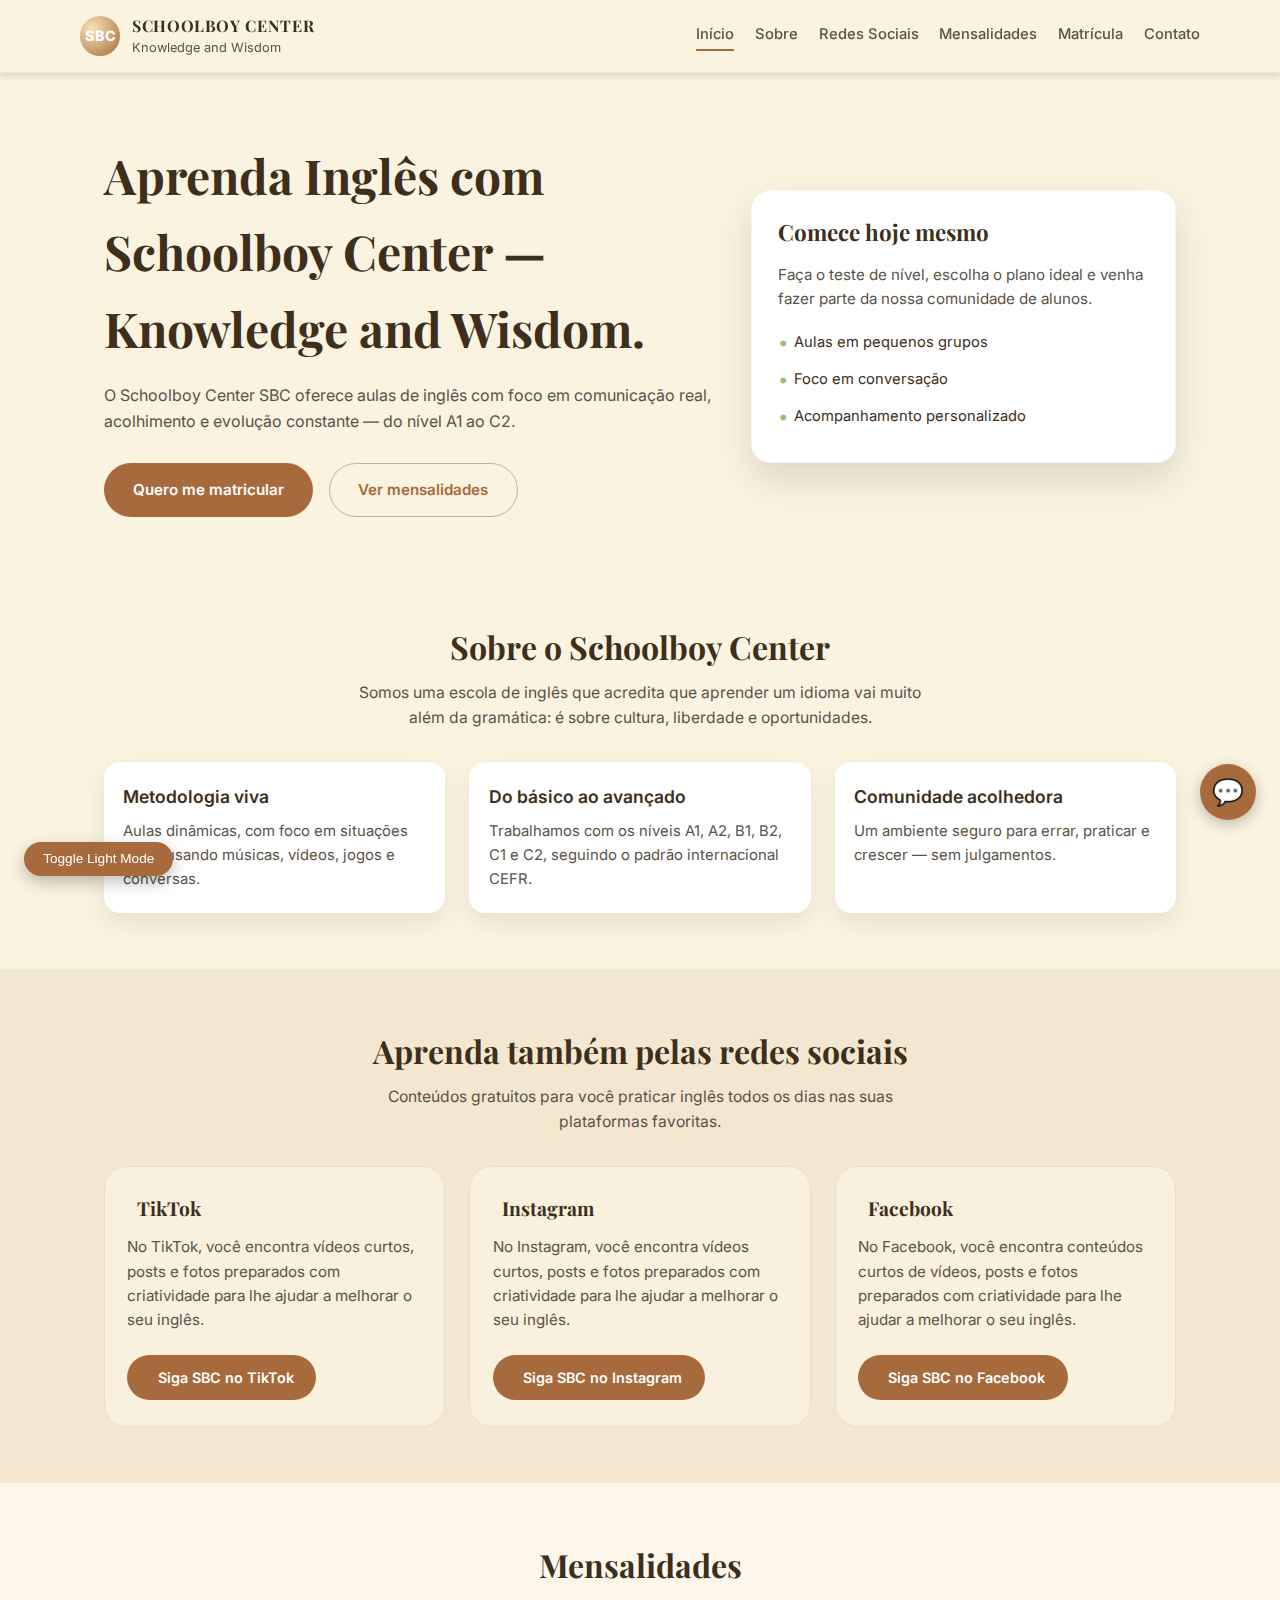
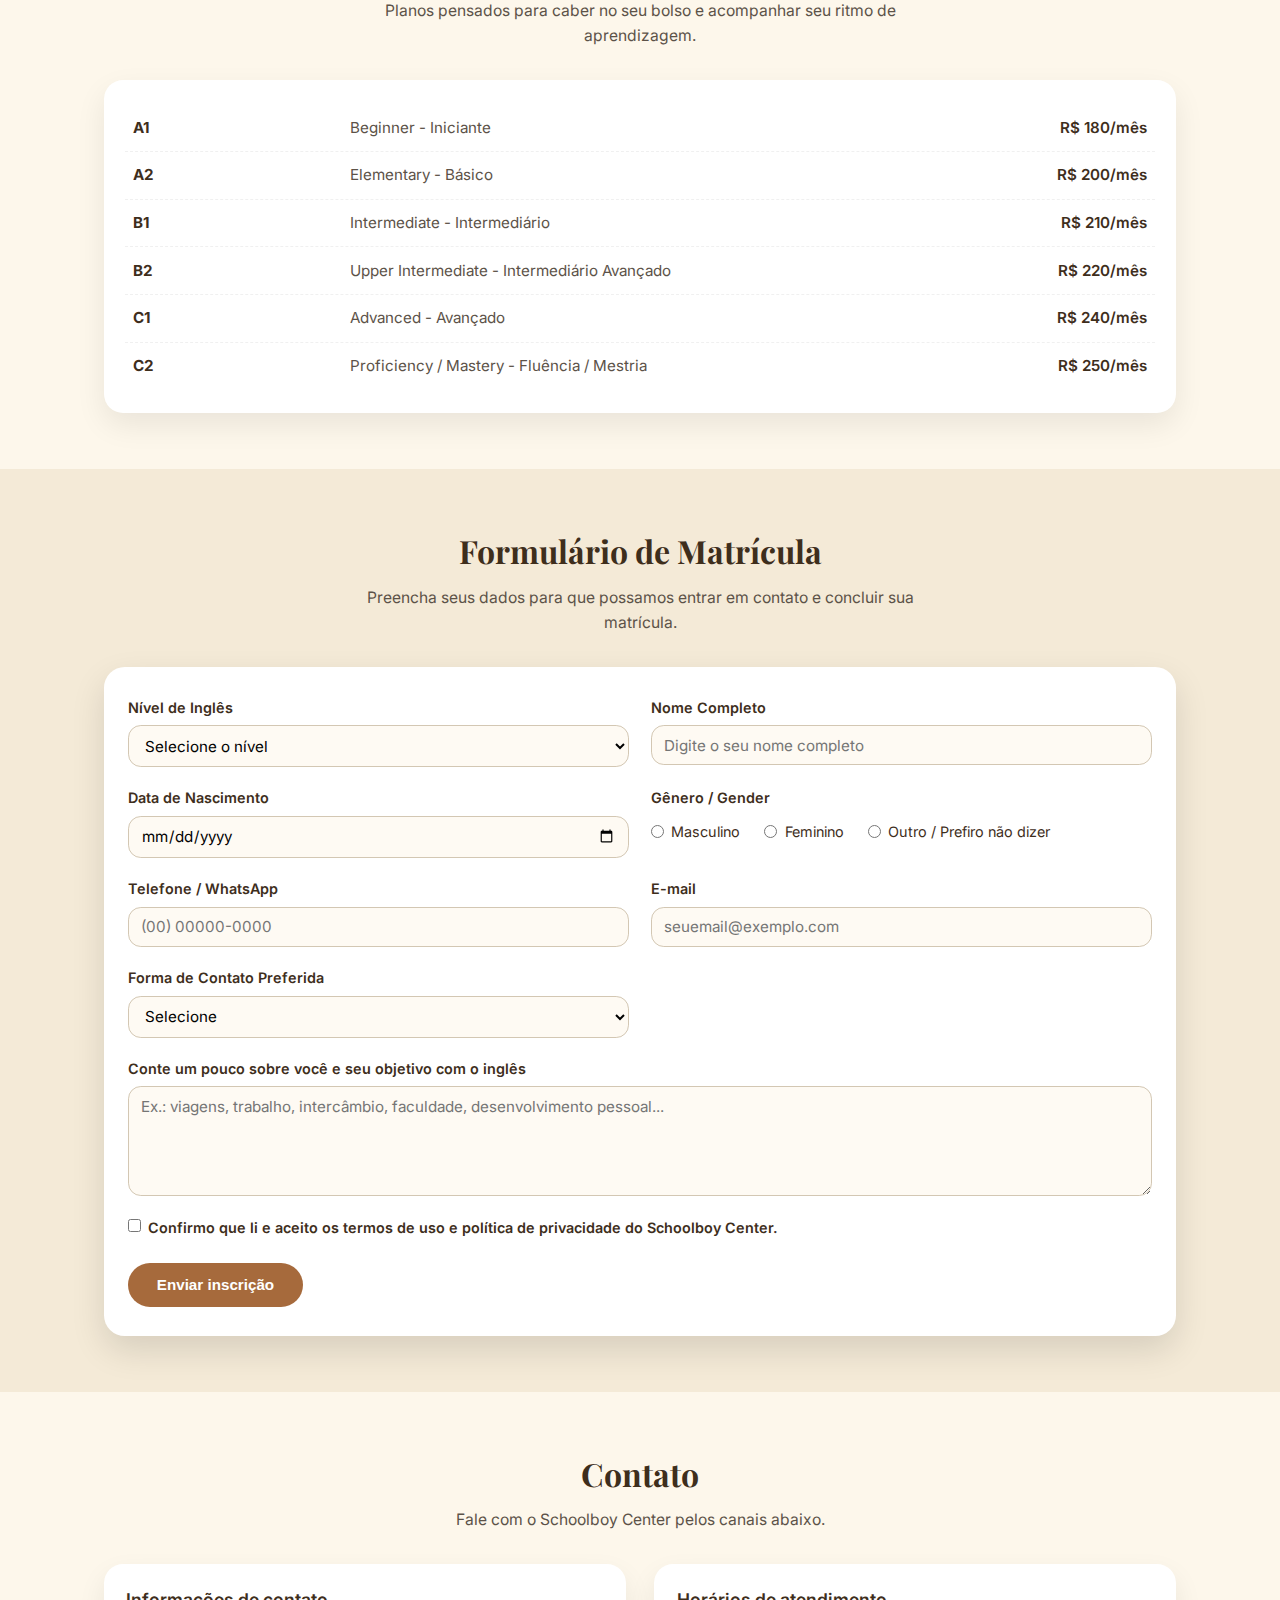
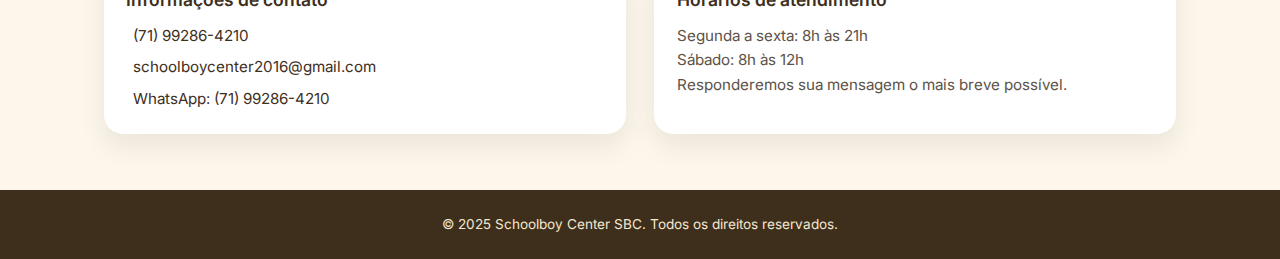
<file: index.html>
<!DOCTYPE html>
<html lang="pt-br">

<head>
    <meta charset="utf-8" />
    <meta name="viewport" content="width=device-width,initial-scale=1" />
    <meta name="theme-color" content="#3E2E1C" />
    <title>Schoolboy Center SBC - Knowledge and Wisdom</title>

    <!-- Fontes do Google -->
    <link href="https://fonts.googleapis.com/css2?family=Inter:wght@100..900&display=swap" rel="stylesheet">
    <link href="https://fonts.googleapis.com/css2?family=Playfair+Display:wght@400;600;700;800&display=swap"
        rel="stylesheet">

    <!-- Ícones (Font Awesome) -->
    <link rel="stylesheet"
        href="https://cdnjs.cloudflare.com/ajax/libs/font-awesome/6.5.1/css/all.min.css"
        integrity="sha512-DTOQO9RWCH3ppGqcWaEA1BIZOC6xxalwEsw9c2QQeAIftl+Vegovlnee1c9QX4TctnWMn13TZye+giMm8e2LwA=="
        crossorigin="anonymous" referrerpolicy="no-referrer" />

    <!-- CSS Externo -->
    <link rel="stylesheet" href="styles.css">
</head>

<body>
    <!-- TOPO / HEADER -->
    <header class="topo">
        <div class="topo-conteudo container">
            <div class="logo">
                <span class="logo-simbolo">SBC</span>
                <div class="logo-textos">
                    <span class="logo-nome">Schoolboy Center</span>
                    <span class="logo-subtitulo">Knowledge and Wisdom</span>
                </div>
            </div>

            <nav class="menu">
                <a href="#inicio" class="menu-link">Início</a>
                <a href="#sobre" class="menu-link">Sobre</a>
                <a href="#redes" class="menu-link">Redes Sociais</a>
                <a href="#mensalidades" class="menu-link">Mensalidades</a>
                <a href="#matricula" class="menu-link">Matrícula</a>
                <a href="#contato" class="menu-link">Contato</a>
            </nav>
        </div>
    </header>

    <!-- HERO / INÍCIO -->
    <main>
        <section id="inicio" class="hero">
            <div class="container hero-conteudo">
                <div class="hero-textos">
                    <h1>Aprenda Inglês com Schoolboy Center — Knowledge and Wisdom.</h1>
                    <p>
                        O Schoolboy Center SBC oferece aulas de inglês com foco em comunicação real,
                        acolhimento e evolução constante — do nível A1 ao C2.
                    </p>
                    <div class="hero-botoes">
                        <a href="#matricula" class="btn btn-destaque">Quero me matricular</a>
                        <a href="#mensalidades" class="btn btn-secundario">Ver mensalidades</a>
                    </div>
                </div>

                <div class="hero-card">
                    <h2>Comece hoje mesmo</h2>
                    <p>Faça o teste de nível, escolha o plano ideal e venha fazer parte da nossa comunidade de alunos.</p>
                    <ul>
                        <li>Aulas em pequenos grupos</li>
                        <li>Foco em conversação</li>
                        <li>Acompanhamento personalizado</li>
                    </ul>
                </div>
            </div>
        </section>

        <!-- SOBRE -->
        <section id="sobre" class="secao">
            <div class="container">
                <header>
                    <h2>Sobre o Schoolboy Center</h2>
                    <p>
                        Somos uma escola de inglês que acredita que aprender um idioma vai muito além da gramática:
                        é sobre cultura, liberdade e oportunidades.
                    </p>
                </header>

                <div class="grid-sobre">
                    <div class="sobre-item">
                        <h3>Metodologia viva</h3>
                        <p>
                            Aulas dinâmicas, com foco em situações reais, usando músicas, vídeos, jogos e conversas.
                        </p>
                    </div>
                    <div class="sobre-item">
                        <h3>Do básico ao avançado</h3>
                        <p>
                            Trabalhamos com os níveis A1, A2, B1, B2, C1 e C2, seguindo o padrão internacional CEFR.
                        </p>
                    </div>
                    <div class="sobre-item">
                        <h3>Comunidade acolhedora</h3>
                        <p>
                            Um ambiente seguro para errar, praticar e crescer — sem julgamentos.
                        </p>
                    </div>
                </div>
            </div>
        </section>

        <!-- REDES SOCIAIS -->
        <section id="redes" class="secao secao-redes">
            <div class="container">
                <header>
                    <h2>Aprenda também pelas redes sociais</h2>
                    <p>
                        Conteúdos gratuitos para você praticar inglês todos os dias nas suas plataformas favoritas.
                    </p>
                </header>

                <div class="social-grid">
                    <!-- TikTok -->
                    <article class="social-card">
                        <h3>
                            <i class="fa-brands fa-tiktok social-icon social-icon-tiktok"></i>
                            TikTok
                        </h3>
                        <p>
                            No TikTok, você encontra vídeos curtos, posts e fotos preparados com criatividade
                            para lhe ajudar a melhorar o seu inglês.
                        </p>
                        <a class="social-link" href="https://www.tiktok.com/@schoolboy.center?_r=1&_t=ZS-91lDrMu0KDU" target="_blank" rel="noopener noreferrer">
                            <i class="fa-brands fa-tiktok"></i>
                            <span>Siga SBC no TikTok</span>
                        </a>
                    </article>

                    <!-- Instagram -->
                    <article class="social-card">
                        <h3>
                            <i class="fa-brands fa-instagram social-icon social-icon-instagram"></i>
                            Instagram
                        </h3>
                        <p>
                            No Instagram, você encontra vídeos curtos, posts e fotos preparados com criatividade
                            para lhe ajudar a melhorar o seu inglês.
                        </p>
                        <a class="social-link" href="https://www.instagram.com/schoolboycenter?igsh=ZDc4aHhsbTVtcHZz&utm_source=qr" target="_blank" rel="noopener noreferrer">
                            <i class="fa-brands fa-instagram"></i>
                            <span>Siga SBC no Instagram</span>
                        </a>
                    </article>

                    <!-- Facebook -->
                    <article class="social-card">
                        <h3>
                            <i class="fa-brands fa-facebook social-icon social-icon-facebook"></i>
                            Facebook
                        </h3>
                        <p>
                            No Facebook, você encontra conteúdos curtos de vídeos, posts e fotos preparados
                            com criatividade para lhe ajudar a melhorar o seu inglês.
                        </p>
                        <a class="social-link" href="https://www.facebook.com/schoolboycenter" target="_blank" rel="noopener noreferrer">
                            <i class="fa-brands fa-facebook-f"></i>
                            <span>Siga SBC no Facebook</span>
                        </a>
                    </article>
                </div>
            </div>
        </section>

        <!-- MENSALIDADES -->
        <section id="mensalidades" class="secao secao-mensalidades">
            <div class="container">
                <header>
                    <h2>Mensalidades</h2>
                    <p>Planos pensados para caber no seu bolso e acompanhar seu ritmo de aprendizagem.</p>
                </header>

                <div class="tabela-mensalidades">
                    <div class="linha-mensalidade">
                        <span class="nivel">A1</span>
                        <span class="descricao">Beginner -  Iniciante</span>
                        <span class="preco">R$ 180/mês</span>
                    </div>
                    <div class="linha-mensalidade">
                        <span class="nivel">A2</span>
                        <span class="descricao">Elementary - Básico</span>
                        <span class="preco">R$ 200/mês</span>
                    </div>
                    <div class="linha-mensalidade">
                        <span class="nivel">B1</span>
                        <span class="descricao">Intermediate - Intermediário</span>
                        <span class="preco">R$ 210/mês</span>
                    </div>
                    <div class="linha-mensalidade">
                        <span class="nivel">B2</span>
                        <span class="descricao">Upper Intermediate - Intermediário Avançado</span>
                        <span class="preco">R$ 220/mês</span>
                    </div>
                    <div class="linha-mensalidade">
                        <span class="nivel">C1</span>
                        <span class="descricao">Advanced - Avançado</span>
                        <span class="preco">R$ 240/mês</span>
                    </div>
                    <div class="linha-mensalidade">
                        <span class="nivel">C2</span>
                        <span class="descricao">Proficiency / Mastery - Fluência / Mestria</span>
                        <span class="preco">R$ 250/mês</span>
                    </div>
                </div>
            </div>
        </section>

        <!-- MATRÍCULA -->
        <section id="matricula" class="secao secao-matricula">
            <div class="container">
                <header>
                    <h2>Formulário de Matrícula</h2>
                    <p>Preencha seus dados para que possamos entrar em contato e concluir sua matrícula.</p>
                </header>

                <form class="form-matricula">
                    <div class="form-grid">
                        <div class="form-group">
                            <label for="nivel">Nível de Inglês</label>
                            <select id="nivel" required>
                                <option value="">Selecione o nível</option>
                                <option value="A1">A1 - Beginner -  Iniciante</option>
                                <option value="A2">A2 - Elementary - Básico</option>
                                <option value="B1">B1 - Intermediate - Intermediário</option>
                                <option value="B2">B2 - Upper Intermediate - Intermediário Avançado</option>
                                <option value="C1">C1 - Advanced - Avançado</option>
                                <option value="C2">C2 - Proficiency / Mastery - Fluência / Mestria</option>
                            </select>
                        </div>

                        <div class="form-group">
                            <label for="name">Nome Completo</label>
                            <input type="text" id="name" placeholder="Digite o seu nome completo" required>
                        </div>

                        <div class="form-group">
                            <label for="date-of-birth">Data de Nascimento</label>
                            <input type="date" id="date-of-birth" required>
                        </div>

                        <div class="form-group">
                            <label>Gênero / Gender</label>
                            <div class="radio-group">
                                <label><input type="radio" name="gender" value="Masculino"> Masculino</label>
                                <label><input type="radio" name="gender" value="Feminino"> Feminino</label>
                                <label><input type="radio" name="gender" value="Outro"> Outro / Prefiro não dizer</label>
                            </div>
                        </div>

                        <div class="form-group">
                            <label for="phone">Telefone / WhatsApp</label>
                            <input type="tel" id="phone" placeholder="(00) 00000-0000" required>
                        </div>

                        <div class="form-group">
                            <label for="email">E-mail</label>
                            <input type="email" id="email" placeholder="seuemail@exemplo.com" required>
                        </div>

                        <div class="form-group">
                            <label for="preferred-contact">Forma de Contato Preferida</label>
                            <select id="preferred-contact">
                                <option value="">Selecione</option>
                                <option value="whatsapp">WhatsApp</option>
                                <option value="ligacao">Ligação</option>
                                <option value="email">E-mail</option>
                            </select>
                        </div>

                        <div class="form-group form-group-full">
                            <label for="message">Conte um pouco sobre você e seu objetivo com o inglês</label>
                            <textarea id="message" rows="4"
                                placeholder="Ex.: viagens, trabalho, intercâmbio, faculdade, desenvolvimento pessoal..."></textarea>
                        </div>

                        <div class="form-group form-group-full">
                            <label class="checkbox-label">
                                <input type="checkbox" required>
                                Confirmo que li e aceito os termos de uso e política de privacidade do Schoolboy Center.
                            </label>
                        </div>
                    </div>

                    <button type="submit" class="btn btn-destaque btn-enviar">
                        Enviar inscrição
                    </button>
                </form>
            </div>
        </section>

        <!-- CONTATO -->
        <section id="contato" class="secao secao-contato">
            <div class="container">
                <header>
                    <h2>Contato</h2>
                    <p>Fale com o Schoolboy Center pelos canais abaixo.</p>
                </header>

                <div class="grid-contato">
                    <div class="contato-info">
                        <h3>Informações de contato</h3>
                        <ul>
                            <li><i class="fa-solid fa-phone"></i> (71) 99286-4210</li>
                            <li><i class="fa-solid fa-envelope"></i> schoolboycenter2016@gmail.com</li>
                            <li><i class="fa-brands fa-whatsapp"></i> WhatsApp: (71) 99286-4210</li>
                        </ul>
                    </div>

                    <div class="contato-extra">
                        <h3>Horários de atendimento</h3>
                        <p>
                            Segunda a sexta: 8h às 21h<br>
                            Sábado: 8h às 12h
                        </p>
                        <p>
                            Responderemos sua mensagem o mais breve possível.
                        </p>
                    </div>
                </div>
            </div>
        </section>
    </main>

    <!-- RODAPÉ -->
    <footer class="footer">
        <p>&copy; 2025 Schoolboy Center SBC. Todos os direitos reservados.</p>
    </footer>

    <!-- BOTÃO TOGGLE LIGHT MODE -->
    <button class="btn-toggle" id="toggle-mode">
        Toggle Light Mode
    </button>

    <!-- CHATBOT DE SUPORTE -->
    <div class="chatbot-container">
        <button id="chatbot-toggle" class="chatbot-toggle">
            💬
        </button>

        <div id="chatbot-window" class="chatbot-window">
            <div class="chatbot-header">
                <span>Suporte SBC</span>
                <button id="chatbot-close" class="chatbot-close">&times;</button>
            </div>

            <div id="chatbot-messages" class="chatbot-messages">
                <div class="chatbot-message bot">
                    Olá! Me chamo <b>LingoBot</b> 🤖, e estou aqui para te ajudar!
                    <br><br>
                    Por onde podemos começar?<br>
                    Por favor, faça a sua pergunta. 😊
                </div>
            </div>

            <div class="chatbot-input-area">
                <input id="chatbot-input" type="text" placeholder="Digite sua pergunta..." />
                <button id="chatbot-send" class="chatbot-send">
                    <i class="fa-solid fa-paper-plane"></i>
                </button>
            </div>
        </div>
    </div>

    <!-- JavaScript Externo -->
    <script src="script.js"></script>
</body>

</html>
</file>
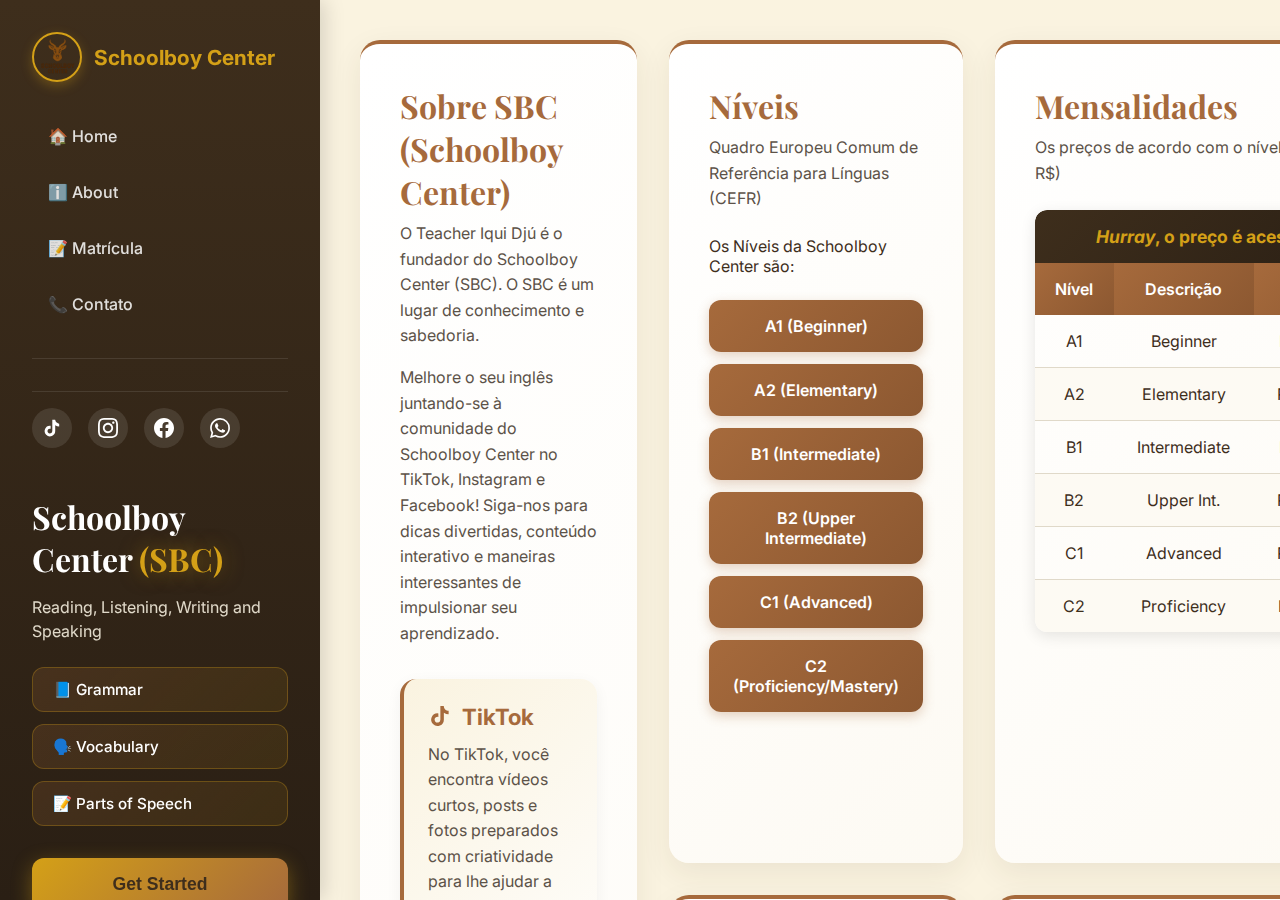
<file: aaaa.html>
<!DOCTYPE html>
<html lang="pt-br">
<head>
    <meta charset="utf-8">
    <meta name="viewport" content="width=device-width,initial-scale=1">
    <meta name="theme-color" content="#3E2E1C">
    <title>Schoolboy Center SBC - Savanna Spirit</title>
    <link href="https://fonts.googleapis.com/css2?family=Inter:wght@100..900&display=swap" rel="stylesheet">
    <link href="https://fonts.googleapis.com/css2?family=Playfair+Display:ital,wght@0,400..900;1,400..900&display=swap" rel="stylesheet">
    <link rel="stylesheet" href="aaaa.css">
</head>
<body>
    <aside class="sidebar">
        <div class="logo-area">
            <img src="IMG (2).png" alt="logo schoolboycenter" onerror="this.onerror=null; this.src='https://placehold.co/50x50/D4A017/3E2E1C?text=SBC&font=playfair';">
            <strong>Schoolboy Center</strong>
        </div>
        <nav class="menu">
            <a href="#inicio" class="menu-link">🏠 Home</a>
            <a href="#sobre-sbc" class="menu-link">ℹ️ About</a>
            <a href="#matricula" class="menu-link">📝 Matrícula</a>
            <a href="#contatos" class="menu-link">📞 Contato</a>
        </nav>
        <div class="social-links-header">
            <a href="#" target="_blank" title="TikTok">
                <svg viewBox="0 0 24 24" fill="currentColor"><path d="M19.59 6.69a4.83 4.83 0 0 1-3.77-4.25V2h-3.45v13.67a2.89 2.89 0 0 1-5.2 1.74 2.89 2.89 0 0 1 2.31-4.64 2.93 2.93 0 0 1 .88.13V9.4a6.84 6.84 0 0 0-1-.05A6.33 6.33 0 0 0 5 20.1a6.34 6.34 0 0 0 10.86-4.43v-7a8.16 8.16 0 0 0 4.77 1.52v-3.4a4.85 4.85 0 0 1-1-.1z"/></svg>
            </a>
            <a href="#" target="_blank" title="Instagram">
                <svg viewBox="0 0 24 24" fill="currentColor"><path d="M12 2.163c3.204 0 3.584.012 4.85.07 3.252.148 4.771 1.691 4.919 4.919.058 1.265.069 1.645.069 4.849 0 3.205-.012 3.584-.069 4.849-.149 3.225-1.664 4.771-4.919 4.919-1.266.058-1.644.07-4.85.07-3.204 0-3.584-.012-4.849-.07-3.26-.149-4.771-1.699-4.919-4.92-.058-1.265-.07-1.644-.07-4.849 0-3.204.013-3.583.07-4.849.149-3.227 1.664-4.771 4.919-4.919 1.266-.057 1.645-.069 4.849-.069zm0-2.163c-3.259 0-3.667.014-4.947.072-4.358.2-6.78 2.618-6.98 6.98-.059 1.281-.073 1.689-.073 4.948 0 3.259.014 3.668.072 4.948.2 4.358 2.618 6.78 6.98 6.98 1.281.058 1.689.072 4.948.072 3.259 0 3.668-.014 4.948-.072 4.354-.2 6.782-2.618 6.979-6.98.059-1.28.073-1.689.073-4.948 0-3.259-.014-3.667-.072-4.947-.196-4.354-2.617-6.78-6.979-6.98-1.281-.059-1.69-.073-4.949-.073zm0 5.838c-3.403 0-6.162 2.759-6.162 6.162s2.759 6.163 6.162 6.163 6.162-2.759 6.162-6.163c0-3.403-2.759-6.162-6.162-6.162zm0 10.162c-2.209 0-4-1.79-4-4 0-2.209 1.791-4 4-4s4 1.791 4 4c0 2.21-1.791 4-4 4zm6.406-11.845c-.796 0-1.441.645-1.441 1.44s.645 1.44 1.441 1.44c.795 0 1.439-.645 1.439-1.44s-.644-1.44-1.439-1.44z"/></svg>
            </a>
            <a href="#" target="_blank" title="Facebook">
                <svg viewBox="0 0 24 24" fill="currentColor"><path d="M24 12.073c0-6.627-5.373-12-12-12s-12 5.373-12 12c0 5.99 4.388 10.954 10.125 11.854v-8.385H7.078v-3.47h3.047V9.43c0-3.007 1.792-4.669 4.533-4.669 1.312 0 2.686.235 2.686.235v2.953H15.83c-1.491 0-1.956.925-1.956 1.874v2.25h3.328l-.532 3.47h-2.796v8.385C19.612 23.027 24 18.062 24 12.073z"/></svg>
            </a>
            <a href="#" target="_blank" title="WhatsApp">
                <svg viewBox="0 0 24 24" fill="currentColor"><path d="M17.472 14.382c-.297-.149-1.758-.867-2.03-.967-.273-.099-.471-.148-.67.15-.197.297-.767.966-.94 1.164-.173.199-.347.223-.644.075-.297-.15-1.255-.463-2.39-1.475-.883-.788-1.48-1.761-1.653-2.059-.173-.297-.018-.458.13-.606.134-.133.298-.347.446-.52.149-.174.198-.298.298-.497.099-.198.05-.371-.025-.52-.075-.149-.669-1.612-.916-2.207-.242-.579-.487-.5-.669-.51-.173-.008-.371-.01-.57-.01-.198 0-.52.074-.792.372-.272.297-1.04 1.016-1.04 2.479 0 1.462 1.065 2.875 1.213 3.074.149.198 2.096 3.2 5.077 4.487.709.306 1.262.489 1.694.625.712.227 1.36.195 1.871.118.571-.085 1.758-.719 2.006-1.413.248-.694.248-1.289.173-1.413-.074-.124-.272-.198-.57-.347m-5.421 7.403h-.004a9.87 9.87 0 01-5.031-1.378l-.361-.214-3.741.982.998-3.648-.235-.374a9.86 9.86 0 01-1.51-5.26c.001-5.45 4.436-9.884 9.888-9.884 2.64 0 5.122 1.03 6.988 2.898a9.825 9.825 0 012.893 6.994c-.003 5.45-4.437 9.884-9.885 9.884m8.413-18.297A11.815 11.815 0 0012.05 0C5.495 0 .16 5.335.157 11.892c0 2.096.547 4.142 1.588 5.945L.057 24l6.305-1.654a11.882 11.882 0 005.683 1.448h.005c6.554 0 11.89-5.335 11.893-11.893a11.821 11.821 0 00-3.48-8.413Z"/></svg>
            </a>
        </div>
        <div class="sidebar-content">
            <h1 class="titulo-comunidade">Schoolboy Center <span class="texto-neon">(SBC)</span></h1>
            <p class="subtitulo-comunidade">Reading, Listening, Writing and Speaking</p>
            <ul class="lista">
                <li class="lista_item">📘 Grammar</li>
                <li class="lista_item">🗣️ Vocabulary</li>
                <li class="lista_item">📝 Parts of Speech</li>
            </ul>
            <button class="side-button get-started" onclick="document.getElementById('matricula').scrollIntoView({behavior: 'smooth'});">Get Started</button>
        </div>
    </aside>
    <div class="content-wrapper">
        <main class="content-grid">
            <section id="sobre-sbc" class="secao">
                <header>
                    <h2>Sobre SBC (Schoolboy Center)</h2>
                    <p>O Teacher Iqui Djú é o fundador do Schoolboy Center (SBC). O SBC é um lugar de conhecimento e sabedoria.</p>
                    <p>Melhore o seu inglês juntando-se à comunidade do Schoolboy Center no TikTok, Instagram e Facebook! Siga-nos para dicas divertidas, conteúdo interativo e maneiras interessantes de impulsionar seu aprendizado.</p>
                </header>
                <div>
                    <article>
                        <h3><svg class="social-icon" viewBox="0 0 24 24" fill="currentColor"><path d="M19.59 6.69a4.83 4.83 0 0 1-3.77-4.25V2h-3.45v13.67a2.89 2.89 0 0 1-5.2 1.74 2.89 2.89 0 0 1 2.31-4.64 2.93 2.93 0 0 1 .88.13V9.4a6.84 6.84 0 0 0-1-.05A6.33 6.33 0 0 0 5 20.1a6.34 6.34 0 0 0 10.86-4.43v-7a8.16 8.16 0 0 0 4.77 1.52v-3.4a4.85 4.85 0 0 1-1-.1z"/></svg>TikTok</h3>
                        <p>No TikTok, você encontra vídeos curtos, posts e fotos preparados com criatividade para lhe ajudar a melhorar o seu inglês.</p>
                        <a class="follow-and-media" href="#" target="_blank"><span>Siga SBC no TikTok</span><svg viewBox="0 0 24 24" fill="currentColor"><path d="M8.59 16.59L13.17 12 8.59 7.41 10 6l6 6-6 6-1.41-1.41z"/></svg></a>
                    </article>
                    <article>
                        <h3><svg class="social-icon" viewBox="0 0 24 24" fill="currentColor"><path d="M12 2.163c3.204 0 3.584.012 4.85.07 3.252.148 4.771 1.691 4.919 4.919.058 1.265.069 1.645.069 4.849 0 3.205-.012 3.584-.069 4.849-.149 3.225-1.664 4.771-4.919 4.919-1.266.058-1.644.07-4.85.07-3.204 0-3.584-.012-4.849-.07-3.26-.149-4.771-1.699-4.919-4.92-.058-1.265-.07-1.644-.07-4.849 0-3.204.013-3.583.07-4.849.149-3.227 1.664-4.771 4.919-4.919 1.266-.057 1.645-.069 4.849-.069zm0-2.163c-3.259 0-3.667.014-4.947.072-4.358.2-6.78 2.618-6.98 6.98-.059 1.281-.073 1.689-.073 4.948 0 3.259.014 3.668.072 4.948.2 4.358 2.618 6.78 6.98 6.98 1.281.058 1.689.072 4.948.072 3.259 0 3.668-.014 4.948-.072 4.354-.2 6.782-2.618 6.979-6.98.059-1.28.073-1.689.073-4.948 0-3.259-.014-3.667-.072-4.947-.196-4.354-2.617-6.78-6.979-6.98-1.281-.059-1.69-.073-4.949-.073zm0 5.838c-3.403 0-6.162 2.759-6.162 6.162s2.759 6.163 6.162 6.163 6.162-2.759 6.162-6.163c0-3.403-2.759-6.162-6.162-6.162zm0 10.162c-2.209 0-4-1.79-4-4 0-2.209 1.791-4 4-4s4 1.791 4 4c0 2.21-1.791 4-4 4zm6.406-11.845c-.796 0-1.441.645-1.441 1.44s.645 1.44 1.441 1.44c.795 0 1.439-.645 1.439-1.44s-.644-1.44-1.439-1.44z"/></svg>Instagram</h3>
                        <p>No Instagram, você encontra vídeos curtos, posts e fotos preparados com criatividade para lhe ajudar a melhorar o seu inglês.</p>
                        <a class="follow-and-media" href="#" target="_blank"><span>Siga SBC no Instagram</span><svg viewBox="0 0 24 24" fill="currentColor"><path d="M8.59 16.59L13.17 12 8.59 7.41 10 6l6 6-6 6-1.41-1.41z"/></svg></a>
                    </article>
                    <article>
                        <h3><svg class="social-icon" viewBox="0 0 24 24" fill="currentColor"><path d="M24 12.073c0-6.627-5.373-12-12-12s-12 5.373-12 12c0 5.99 4.388 10.954 10.125 11.854v-8.385H7.078v-3.47h3.047V9.43c0-3.007 1.792-4.669 4.533-4.669 1.312 0 2.686.235 2.686.235v2.953H15.83c-1.491 0-1.956.925-1.956 1.874v2.25h3.328l-.532 3.47h-2.796v8.385C19.612 23.027 24 18.062 24 12.073z"/></svg>Facebook</h3>
                        <p>No Facebook, você encontra conteúdos curtos de vídeos, posts e fotos preparados com criatividade para lhe ajudar a melhorar o seu inglês.</p>
                        <a class="follow-and-media" href="#" target="_blank"><span>Siga SBC no Facebook</span><svg viewBox="0 0 24 24" fill="currentColor"><path d="M8.59 16.59L13.17 12 8.59 7.41 10 6l6 6-6 6-1.41-1.41z"/></svg></a>
                    </article>
                </div>
            </section>
            <section id="niveis" class="secao">
                <header>
                    <h2>Níveis</h2>
                    <p>Quadro Europeu Comum de Referência para Línguas (CEFR)</p>
                </header>
                <div>
                    <p>Os Níveis da Schoolboy Center são:</p>
                    <ul>
                        <li>A1 (Beginner)</li>
                        <li>A2 (Elementary)</li>
                        <li>B1 (Intermediate)</li>
                        <li>B2 (Upper Intermediate)</li>
                        <li>C1 (Advanced)</li>
                        <li>C2 (Proficiency/Mastery)</li>
                    </ul>
                </div>
            </section>
            <section id="matricula" class="secao">
                <header>
                    <h2>Matrícula</h2>
                    <p>Matricule-se agora e inicie sua jornada para a fluência!</p>
                </header>
                <div>
                    <div class="divs-group">
                        <label for="english_level">Nível de Inglês</label>
                        <select id="english_level" required>
                            <option value="">Selecione o seu nível</option>
                            <option>A1 (Beginner) = (Iniciante)</option>
                            <option>A2 (Elementary) = (Básico)</option>
                            <option>B1 (Intermediate) = (Intermediário)</option>
                            <option>B2 (Upper Intermediate) = (Intermediário Avançado)</option>
                            <option>C1 (Advanced) = (Avançado)</option>
                            <option>C2 (Proficiency/Mastery) = (Fluência/Mestria)</option>
                        </select>
                    </div>
                    <div class="divs-group">
                        <label for="name">Nome Completo</label>
                        <input type="text" id="name" placeholder="Digite o seu nome completo" required>
                    </div>
                    <div class="divs-group">
                        <label for="date-of-birth">Data de Nascimento</label>
                        <input type="date" id="date-of-birth" required>
                    </div>
                    <div class="divs-group">
                        <label>Gênero / Gender</label>
                        <div class="radio-group">
                            <label><input type="radio" name="genero" value="masculino"> Masculino / Male</label>
                            <label><input type="radio" name="genero" value="feminino"> Feminino / Female</label>
                            <label><input type="radio" name="genero" value="outro"> Outro / Other</label>
                        </div>
                    </div>
                    <div class="divs-group">
                        <label for="password">Senha</label>
                        <input type="password" id="password" placeholder="Crie uma senha">
                    </div>
                    <div class="divs-group-terms">
                        <label><input type="checkbox" required> Aceito os <a href="#">Termos de Uso dos Dados.</a></label>
                    </div>
                    <button type="submit" class="side-button">Cadastrar</button>
                    <p class="login-link">Já tem conta? <a href="#">Entrar</a></p>
                    <p class="forgot-password"><a href="#">🔐 Esqueci a senha</a></p>
                </div>
            </section>
            <section id="mensalidades" class="secao">
                <header>
                    <h2>Mensalidades</h2>
                    <p>Os preços de acordo com o nível (Valores em R$)</p>
                </header>
                <div class="tabela-wrap">
                    <table class="tabela">
                        <caption class="tabela-cap"><b><i>Hurray</i>, o preço é acessível!</b></caption>
                        <thead class="tabela-head">
                            <tr><th>Nível</th><th>Descrição</th><th>Valor</th></tr>
                        </thead>
                        <tbody class="tabela-body">
                            <tr><td>A1</td><td>Beginner</td><td>R$ 180/mês</td></tr>
                            <tr><td>A2</td><td>Elementary</td><td>R$ 200/mês</td></tr>
                            <tr><td>B1</td><td>Intermediate</td><td>R$ 210/mês</td></tr>
                            <tr><td>B2</td><td>Upper Int.</td><td>R$ 220/mês</td></tr>
                            <tr><td>C1</td><td>Advanced</td><td>R$ 240/mês</td></tr>
                            <tr><td>C2</td><td>Proficiency</td><td>R$ 250/mês</td></tr>
                        </tbody>
                    </table>
                </div>
            </section>
            <section id="contatos" class="secao">
                <header>
                    <h2>Contatos</h2>
                    <p>Não hesite em entrar em contato com a Schoolboy Center pelo WhatsApp!</p>
                </header>
                <div class="social-media-contact">
                    <p><b>📧 schoolboycenter2016@gmail.com</b></p>
                    <p><b>📞 Telefone: (71) 991864210</b></p>
                    <a href="#" target="_blank" title="WhatsApp">
                        <svg class="whatsapp-icon" viewBox="0 0 24 24" fill="currentColor"><path d="M17.472 14.382c-.297-.149-1.758-.867-2.03-.967-.273-.099-.471-.148-.67.15-.197.297-.767.966-.94 1.164-.173.199-.347.223-.644.075-.297-.15-1.255-.463-2.39-1.475-.883-.788-1.48-1.761-1.653-2.059-.173-.297-.018-.458.13-.606.134-.133.298-.347.446-.52.149-.174.198-.298.298-.497.099-.198.05-.371-.025-.52-.075-.149-.669-1.612-.916-2.207-.242-.579-.487-.5-.669-.51-.173-.008-.371-.01-.57-.01-.198 0-.52.074-.792.372-.272.297-1.04 1.016-1.04 2.479 0 1.462 1.065 2.875 1.213 3.074.149.198 2.096 3.2 5.077 4.487.709.306 1.262.489 1.694.625.712.227 1.36.195 1.871.118.571-.085 1.758-.719 2.006-1.413.248-.694.248-1.289.173-1.413-.074-.124-.272-.198-.57-.347m-5.421 7.403h-.004a9.87 9.87 0 01-5.031-1.378l-.361-.214-3.741.982.998-3.648-.235-.374a9.86 9.86 0 01-1.51-5.26c.001-5.45 4.436-9.884 9.888-9.884 2.64 0 5.122 1.03 6.988 2.898a9.825 9.825 0 012.893 6.994c-.003 5.45-4.437 9.884-9.885 9.884m8.413-18.297A11.815 11.815 0 0012.05 0C5.495 0 .16 5.335.157 11.892c0 2.096.547 4.142 1.588 5.945L.057 24l6.305-1.654a11.882 11.882 0 005.683 1.448h.005c6.554 0 11.89-5.335 11.893-11.893a11.821 11.821 0 00-3.48-8.413Z"/></svg>
                    </a>
                </div>
            </section>
        </main>
        <footer class="footer">
            <div class="social-links-footer">
                <a href="#" target="_blank" title="TikTok"><svg viewBox="0 0 24 24" fill="currentColor"><path d="M19.59 6.69a4.83 4.83 0 0 1-3.77-4.25V2h-3.45v13.67a2.89 2.89 0 0 1-5.2 1.74 2.89 2.89 0 0 1 2.31-4.64 2.93 2.93 0 0 1 .88.13V9.4a6.84 6.84 0 0 0-1-.05A6.33 6.33 0 0 0 5 20.1a6.34 6.34 0 0 0 10.86-4.43v-7a8.16 8.16 0 0 0 4.77 1.52v-3.4a4.85 4.85 0 0 1-1-.1z"/></svg></a>
                <a href="#" target="_blank" title="Instagram"><svg viewBox="0 0 24 24" fill="currentColor"><path d="M12 2.163c3.204 0 3.584.012 4.85.07 3.252.148 4.771 1.691 4.919 4.919.058 1.265.069 1.645.069 4.849 0 3.205-.012 3.584-.069 4.849-.149 3.225-1.664 4.771-4.919 4.919-1.266.058-1.644.07-4.85.07-3.204 0-3.584-.012-4.849-.07-3.26-.149-4.771-1.699-4.919-4.92-.058-1.265-.07-1.644-.07-4.849 0-3.204.013-3.583.07-4.849.149-3.227 1.664-4.771 4.919-4.919 1.266-.057 1.645-.069 4.849-.069zm0-2.163c-3.259 0-3.667.014-4.947.072-4.358.2-6.78 2.618-6.98 6.98-.059 1.281-.073 1.689-.073 4.948 0 3.259.014 3.668.072 4.948.2 4.358 2.618 6.78 6.98 6.98 1.281.058 1.689.072 4.948.072 3.259 0 3.668-.014 4.948-.072 4.354-.2 6.782-2.618 6.979-6.98.059-1.28.073-1.689.073-4.948 0-3.259-.014-3.667-.072-4.947-.196-4.354-2.617-6.78-6.979-6.98-1.281-.059-1.69-.073-4.949-.073zm0 5.838c-3.403 0-6.162 2.759-6.162 6.162s2.759 6.163 6.162 6.163 6.162-2.759 6.162-6.163c0-3.403-2.759-6.162-6.162-6.162zm0 10.162c-2.209 0-4-1.79-4-4 0-2.209 1.791-4 4-4s4 1.791 4 4c0 2.21-1.791 4-4 4zm6.406-11.845c-.796 0-1.441.645-1.441 1.44s.645 1.44 1.441 1.44c.795 0 1.439-.645 1.439-1.44s-.644-1.44-1.439-1.44z"/></svg></a>
                <a href="#" target="_blank" title="Facebook"><svg viewBox="0 0 24 24" fill="currentColor"><path d="M24 12.073c0-6.627-5.373-12-12-12s-12 5.373-12 12c0 5.99 4.388 10.954 10.125 11.854v-8.385H7.078v-3.47h3.047V9.43c0-3.007 1.792-4.669 4.533-4.669 1.312 0 2.686.235 2.686.235v2.953H15.83c-1.491 0-1.956.925-1.956 1.874v2.25h3.328l-.532 3.47h-2.796v8.385C19.612 23.027 24 18.062 24 12.073z"/></svg></a>
                <a href="#" target="_blank" title="WhatsApp"><svg viewBox="0 0 24 24" fill="currentColor"><path d="M17.472 14.382c-.297-.149-1.758-.867-2.03-.967-.273-.099-.471-.148-.67.15-.197.297-.767.966-.94 1.164-.173.199-.347.223-.644.075-.297-.15-1.255-.463-2.39-1.475-.883-.788-1.48-''
</file>
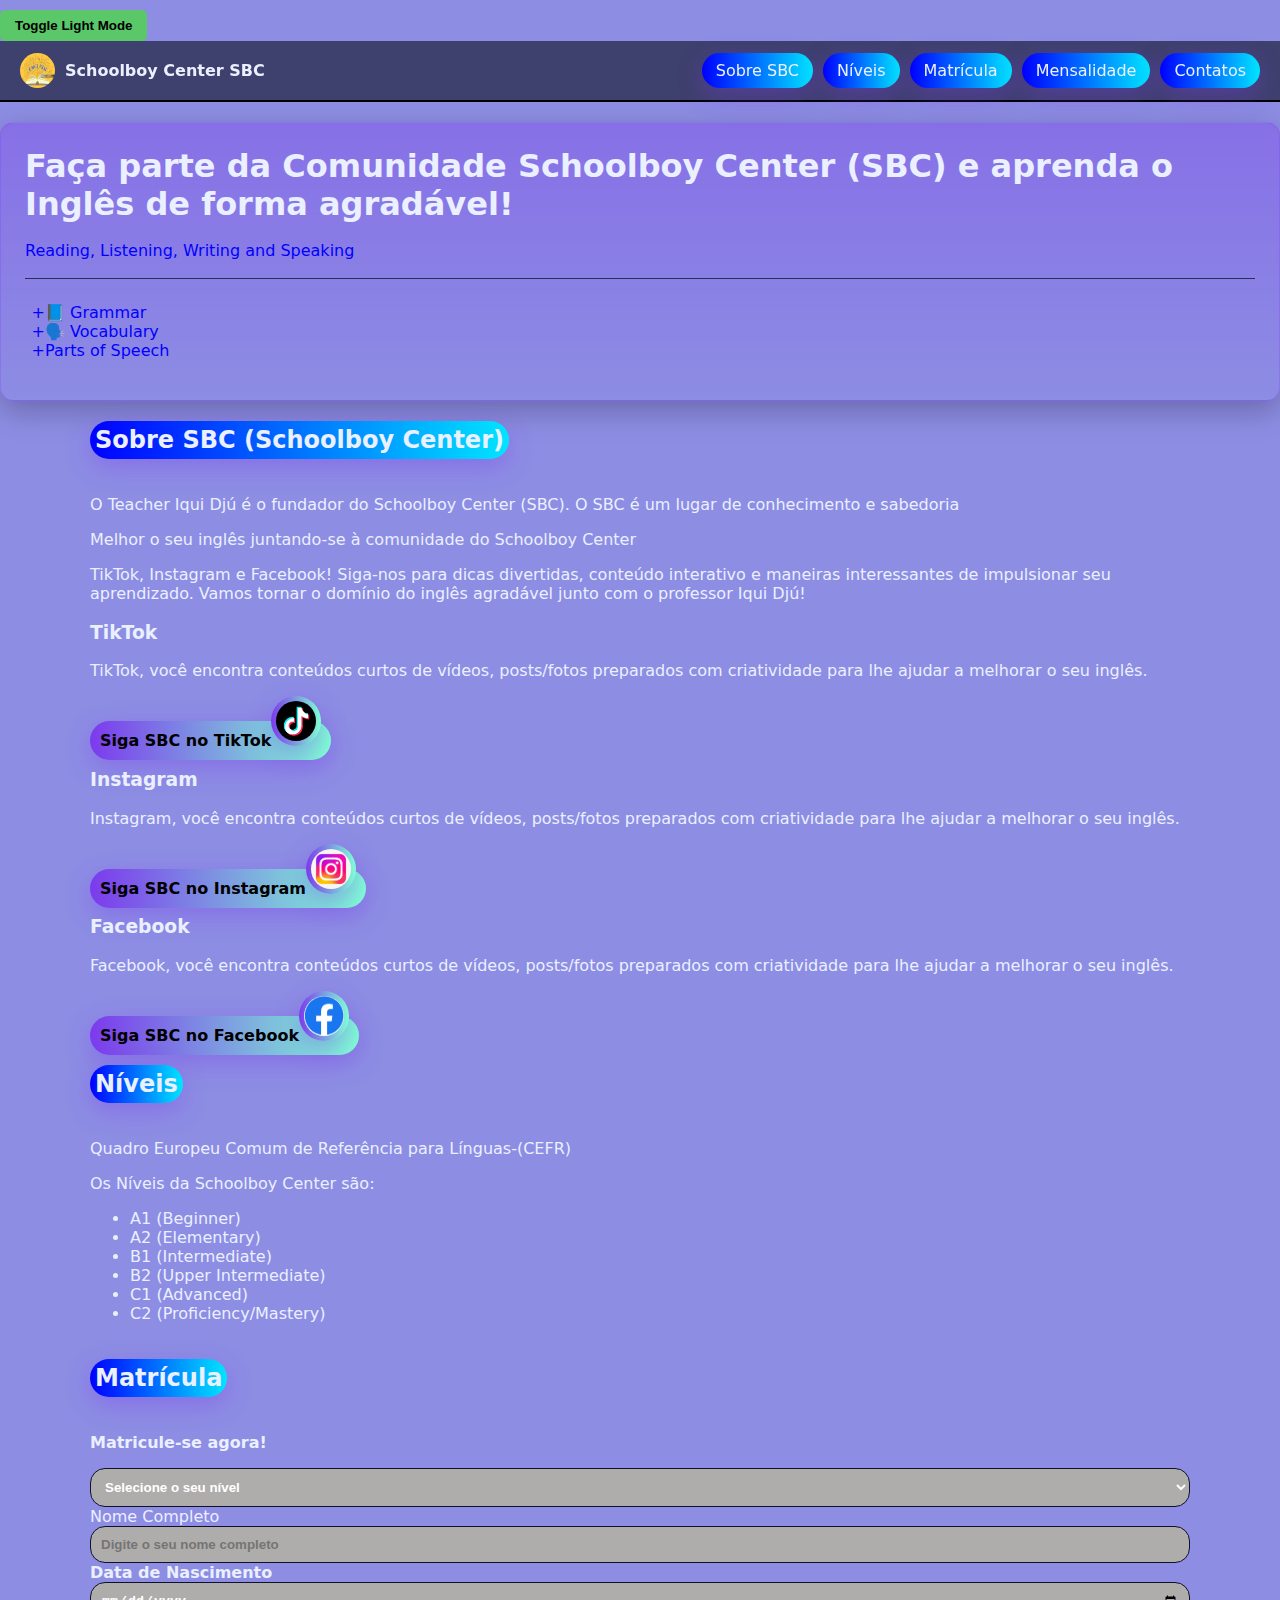
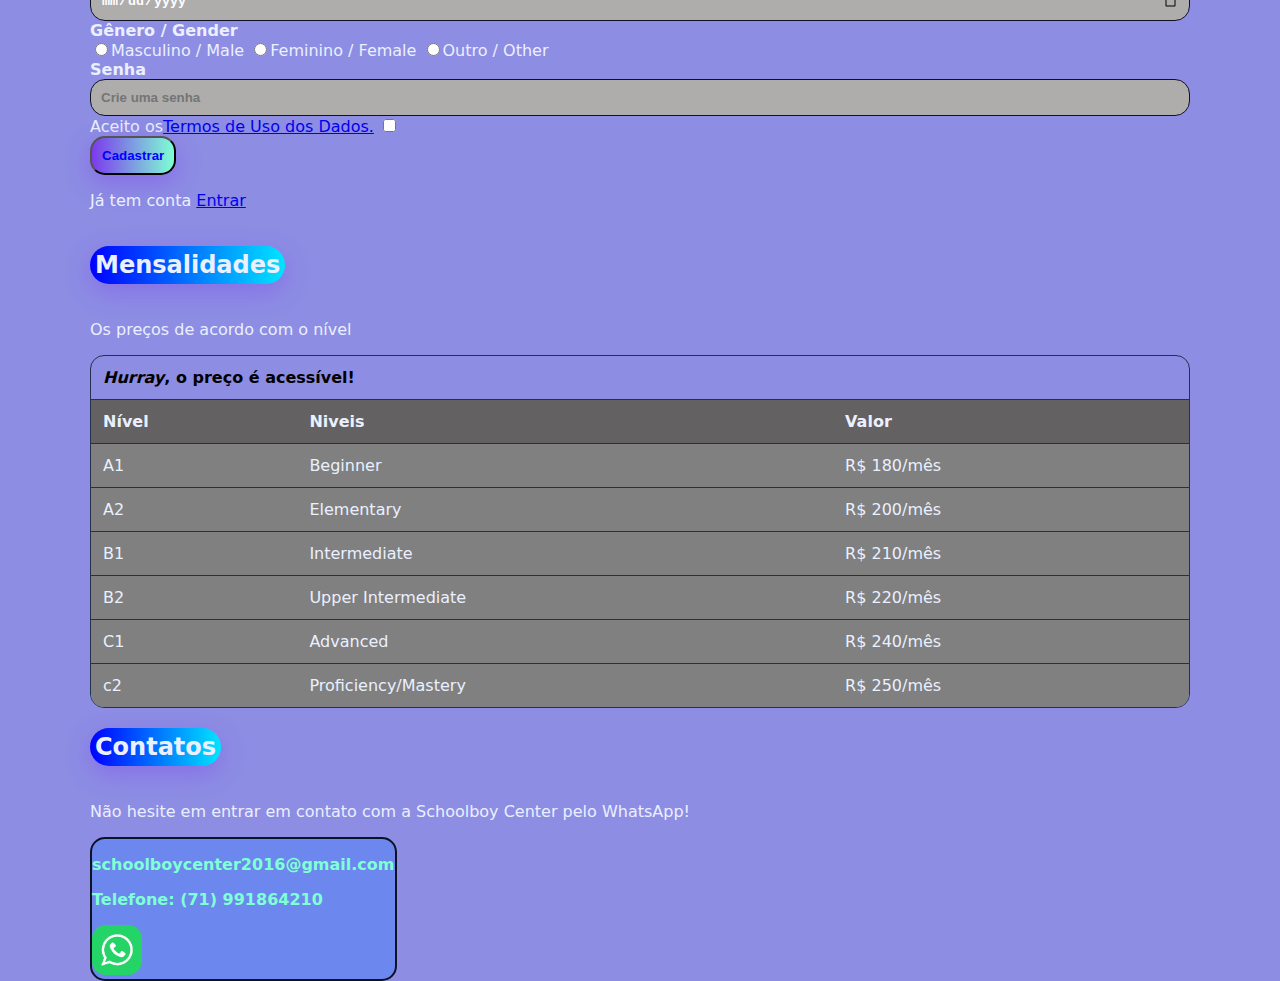
<file: landingpage.html>
<!DOCTYPE html>
<html lang="pt-br">

<head id="cabecalho-site">
    <meta charset="utf-8" />
    <meta name="viewport" content="width=device-width,initial-scale=1" />
    <meta name="theme-color" content="#0d1224" />
    <title id="titulo-pagina">Schoolboy Center SBC</title>
    <link id="link-css" rel="stylesheet" href="landingpage.css" />
    <link id="favicon" rel="icon" href="" /> <!-- Colocar estrela do SBC-->
</head>

<body id="corpo">
    <header id="topo" class="topo">
        <div id="logo-area" class="logo-area">
            <img id="logo" class="logo" src="English - logo.jpg" alt="logo schoolboycenter"
                style="width: 35px; height: 35px;"> <!-- Colocar o logo na src"" SBC-->
            <strong id="marca">Schoolboy Center SBC</strong>
        </div>

        <nav id="menu" class="menu">
            <a id="link-sobresbc" class="menu-link" href="#incio">Sobre SBC</a>
            <a id="link-niveis" class="menu-link" href="#niveis">Níveis</a>
            <a id="link-matricula" class="menu-link" href="#matricula">Matrícula</a>
            <a id="link-mensalidades" class="menu-link" href="#mensalidades">Mensalidade</a>
            <a id="link-contato" class="menu-link" href="#contatos">Contatos</a>
        </nav>
    </header>

    <main>
        <!--Hero / Início-->
        <section id="inicio" class="comunidade-sbc">
            <div id="comunidade-caixa" class="comunidade-caixa">
                <h1 id="titulo-comunidade" class="titulo-comunidade">
                    Faça parte da Comunidade <span id="destaque-comunidade" class="texto-neon">Schoolboy Center (SBC)
                    </span> e aprenda o Inglês de forma agradável!
                </h1>
                <p id="subtitulo-comunidade" class="subtitulo-comunidade">
                    Reading, Listening, Writing and Speaking
                </p>
                <aside id="comunidade-aside" class="comunidade-aside" aria-label="Inglês na ponta da língua.">
                    <ul id="lista-comunidade" class="lista">
                        <li class="lista_item">📘 Grammar</li>
                        <li class="lista_item">🗣️ Vocabulary</li>
                        <li class="lista_item">Parts of Speech</li>
                    </ul>
                </aside>
            </div>
        </section>

        <section id="sobre-sbc" class="secao">
            <header>
                <h2>Sobre SBC (Schoolboy Center)</h2>
                <p>O Teacher Iqui Djú é o fundador do Schoolboy Center (SBC). O SBC é um lugar de conhecimento e
                    sabedoria</p>
                <p>Melhor o seu inglês juntando-se à comunidade do Schoolboy Center
            </header>
            TikTok, Instagram e Facebook! Siga-nos para dicas divertidas, conteúdo interativo e maneiras
            interessantes de impulsionar seu aprendizado. Vamos tornar o domínio do inglês agradável junto com o
            professor Iqui Djú!</p>

            <div>
                <article>
                    <h3>TikTok</h3>
                    <p>TikTok, você encontra conteúdos curtos de vídeos, posts/fotos preparados com criatividade para
                        lhe ajudar a melhorar o seu inglês.</p>
                    <a class="follow-and-media" href="">Siga SBC no TikTok<img class="media" src="Logo do Tik Tok.jpg"
                            alt="" title="Tik Tok" width="50px" height="50px"> </a>
            </div>
            </article>

            <article>
                <h3>Instagram</h3>
                <p>Instagram, você encontra conteúdos curtos de vídeos, posts/fotos preparados com criatividade para
                    lhe ajudar a melhorar o seu inglês.</p>
                <a class="follow-and-media" href="">Siga SBC no Instagram<img class="media" src="Logotipo instagram.jpg"
                        alt="" title="Instagram" width="50px" height="50px"></a>
            </article>

            <article>
                <h3>Facebook</h3>
                <p>Facebook, você encontra conteúdos curtos de vídeos, posts/fotos preparados com criatividade para
                    lhe ajudar a melhorar o seu inglês.</p>
                <a class="follow-and-media" href="">Siga SBC no Facebook<img class="media" src="Logotipo Facebook.jpg"
                        alt="" title="Facebook" width="50px" height="50px"></a>
            </article>
            </div>

        </section>

        <section id="niveis" class="secao">
            <header>
                <h2>Níveis</h2>
                <p>Quadro Europeu Comum de Referência para Línguas-(CEFR)</p>
            </header>

            <div>
                <article>
                    <p>Os Níveis da Schoolboy Center são:</p>
                    <ul>
                        <li> A1 (Beginner)</li>
                        <li>A2 (Elementary)</li>
                        <li> B1 (Intermediate)</li>
                        <li>B2 (Upper Intermediate)</li>
                        <li>C1 (Advanced)</li>
                        <li>C2 (Proficiency/Mastery)</li>
                    </ul>
                </article>
            </div>
        </section>

        <section id="matricula" class="secao">
            <header>
                <h2>Matrícula</h2>
                <p id="mat-elements">Matricule-se agora!</p>
            </header>

            <div>
                <select id="english_level" required>
                    <option value="">Selecione o seu nível</option>
                    <option>A1 (Beginner)</option>
                    <option>A2 (Elementary)</option>
                    <option>B1 (Intermediate)</option>
                    <option>B2 (Upper Intermediate)</option>
                    <option>C1 (Advanced)</option>
                    <option>C2 (Proficiency/Mastery)</option>
                </select>

                <div class="divs-group">
                    <label for="name">Nome Completo</label>
                    <input type="text" id="name" name="name" placeholder="Digite o seu nome completo" required>
                </div>

                <div class="divs-group">
                    <label id="mat-elements" for="date-of-birth">Data de Nascimento</label>
                    <input type="date" id="date-of-birth" required>
                </div>

                <div class="divs-group">
                    <label id="mat-elements">Gênero / Gender</label>
                    <div class="radio-group">
                        <label><input type="radio" name="genero" value="masculino">Masculino / Male</label>
                        <label><input type="radio" name="genero" value="feminino">Feminino / Female</label>
                        <label><input type="radio" name="genero" value="outro">Outro / Other</label>
                    </div>
                </div>
                <div class="divs-group">
                    <label id="mat-elements" for="senha">Senha</label>
                    <input type="password" id="password" name="password" placeholder="Crie uma senha">
                </div>

                <div class="divs-group-terms">
                    <label>
                        Aceito os<a href="#">Termos de Uso dos Dados.</a>
                        <input type="checkbox" required>
                    </label>
                </div>

                <button type="submit" class="side-button">Cadastrar</button>
                <p class="login-link">Já tem conta <a href="#">Entrar</a></p>
            </div>
        </section>

        <section id="mensalidades" class="secao">
            <header>
                <h2>Mensalidades</h2>
                <p>Os preços de acordo com o nível</p>
            </header>

            <div id="tabela-wrap" class="tabela-wrap" role="region" aria-label="Tabela de volores">
                <table id="tabela-planos" class="tabela">
                    <caption id="cap-tabela" class="tabela-cap"><b><i>Hurray</i>, o preço é acessível!</b></caption>
                    <thead id="tabela-head" class="tabela-head">
                        <tr id="linha-head" class="tabela-linha">
                            <th id="th-plano" class="tabela-th">Nível</th>
                            <th id="th-niveis" class="tabela-th">Niveis</th>
                            <th id="th-valor" class="tabela-th">Valor</th>
                        </tr>
                    </thead>
                    <tbody id="tabela-body" class="tabela-body">
                        <tr id="linha-a1" class="tabela-linha">
                            <td class="tabela-td">A1</td>
                            <td class="tabela-td">Beginner</td>
                            <td class="tabela-td">R$ 180/mês</td>
                        </tr>
                        <tr id="linha-a2" class="tabela-linha">
                            <td class="tabela-td">A2</td>
                            <td class="tabela-td">Elementary</td>
                            <td class="tabela-td">R$ 200/mês</td>
                        </tr>
                        <tr id="linha-b2" class="tabela-linha">
                            <td class="tabela-td">B1</td>
                            <td class="tabela-td">Intermediate</td>
                            <td class="tabela-td">R$ 210/mês</td>
                        </tr>
                        <tr id="linha-b2" class="tabela-linha">
                            <td class="tabela-td">B2</td>
                            <td class="tabela-td">Upper Intermediate</td>
                            <td class="tabela-td">R$ 220/mês</td>
                        </tr>
                        <tr id="linha-c1" class="tabela-linha">
                            <td class="tabela-td">C1</td>
                            <td class="tabela-td">Advanced</td>
                            <td class="tabela-td">R$ 240/mês</td>
                        </tr>
                        <tr id="linha-c2" class="tabela-linha">
                            <td class="tabela-td">c2</td>
                            <td class="tabela-td">Proficiency/Mastery</td>
                            <td class="tabela-td">R$ 250/mês</td>
                        </tr>
                    </tbody>
                </table>
            </div>

        </section>
        <section id="contatos" class="secao">
            <header>
                <h2>Contatos</h2>
                <p>Não hesite em entrar em contato com a Schoolboy Center pelo WhatsApp!</p>
            </header>

            <div class="social-media-contact">
                <p><b>schoolboycenter2016@gmail.com</b></p>
                <p><b>Telefone: (71) 991864210</b></p>
                <img src="Logotipo Whatsapp.jpg" alt="" title="Whatsapp" width="50px" height="50px">
            </div>

        </section>

    </main>

    <script>
        // Exemplo de interatividade: botão para alternar modo noturno
        const body = document.body;
        const toggleButton = document.createElement('button');
        toggleButton.textContent = "Toggle Light Mode";
        toggleButton.classList.add('btn-toggle');
        toggleButton.addEventListener('click', () => {
            body.classList.toggle('light-mode');
        });
        document.body.prepend(toggleButton);

        // Estilo para light mode
        const style = document.createElement('style');
        style.textContent = `
    .light-mode {
    background: linear-gradient(to right, #e0e0e0, #ffffff);
    color: #111;
    }
    .light-mode header, .light-mode section, .light-mode footer {
    background-color: rgba(255,255,255,0.8);
    color: #111;
    }
    .light-mode a {
    color: #ff6600;
    }
    `;
        document.head.appendChild(style);
    </script>
</body>

</html>
</file>
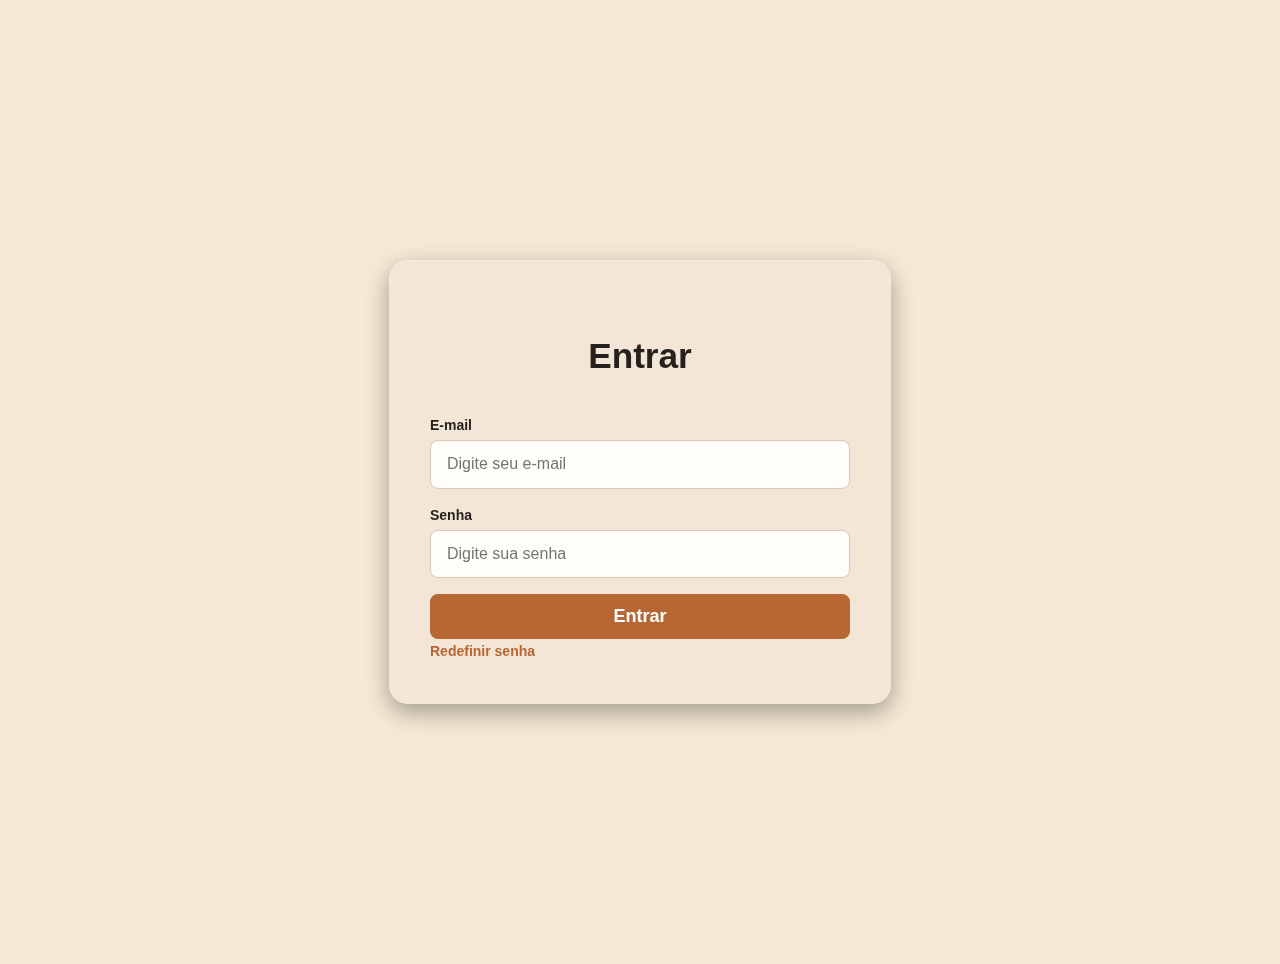
<file: login.html>
<!DOCTYPE html>
<html lang="pt-br">
<head>
    <meta charset="UTF-8">
    <meta name="viewport" content="width=device-width, initial-scale=1.0">
    <title>Tela de Login</title>
    <link rel="stylesheet" href="login.css">
</head>
<body>

    <div class="login-container">
        <div class="login-card">
            <h2>Entrar</h2>

            <form>
                <div class="form-group">
                    <label for="email">E-mail</label>
                    <input type="email" id="email" placeholder="Digite seu e-mail">
                </div>

                <div class="form-group">
                    <label for="senha">Senha</label>
                    <input type="password" id="senha" placeholder="Digite sua senha">
                </div>

                <button type="submit" class="btn-enviar">Entrar</button>

                <a href="#" class="btn-resetar">Redefinir senha</a>
            </form>
        </div>
    </div>

</body>
</html>
</file>
<file: styles.css>
/* ========================================
   SCHOOLBOY CENTER - SAVANNA SPIRIT THEME
   ======================================== */

/* ===== VARIÁVEIS DE CORES ===== */
:root {
    --cor-primaria: #A66A3C;
    --cor-secundaria: #D4A017;
    --cor-fundo: #FAF3E0;
    --cor-fundo-escuro: #3E2E1C;
    --cor-texto: #3E2E1C;
    --cor-texto-secundario: #5C5248;
    --cor-realce: #9DBE7B;
    --branco: #FFFFFF;
}

/* Light mode alternativo */
body.light-mode {
    --cor-fundo: #F5F5F5;
    --cor-fundo-escuro: #222222;
    --cor-texto: #222222;
    --cor-texto-secundario: #555555;
}

/* ===== RESET BÁSICO ===== */
*,
*::before,
*::after {
    margin: 0;
    padding: 0;
    box-sizing: border-box;
}

html {
    scroll-behavior: smooth;
}

body {
    font-family: "Inter", system-ui, -apple-system, BlinkMacSystemFont, "Segoe UI", sans-serif;
    background-color: var(--cor-fundo);
    color: var(--cor-texto);
    line-height: 1.6;
}

/* ===== CONTAINER ===== */
.container {
    width: 100%;
    max-width: 1120px;
    margin: 0 auto;
    padding: 0 1.5rem;
}

/* ===== HEADER / TOPO ===== */
.topo {
    position: sticky;
    top: 0;
    z-index: 50;
    background-color: var(--cor-fundo);
    border-bottom: 1px solid rgba(0, 0, 0, 0.04);
    box-shadow: 0 4px 6px rgba(0, 0, 0, 0.1);
}

.topo-conteudo {
    display: flex;
    align-items: center;
    justify-content: space-between;
    padding: 0.8rem 0;
}

.logo {
    display: flex;
    align-items: center;
    gap: 0.75rem;
}

.logo-simbolo {
    width: 40px;
    height: 40px;
    border-radius: 999px;
    background: radial-gradient(circle at 30% 30%, #f7e2b5, #A66A3C);
    display: flex;
    align-items: center;
    justify-content: center;
    font-weight: 800;
    color: #fff;
    font-size: 0.9rem;
}

.logo-textos {
    display: flex;
    flex-direction: column;
}

.logo-nome {
    font-family: "Playfair Display", serif;
    font-weight: 700;
    letter-spacing: 0.04em;
    font-size: 1rem;
    text-transform: uppercase;
}

.logo-subtitulo {
    font-size: 0.8rem;
    color: var(--cor-texto-secundario);
}

/* ===== MENU ===== */
.menu {
    display: flex;
    gap: 1.3rem;
    font-size: 0.92rem;
}

.menu-link {
    text-decoration: none;
    color: var(--cor-texto-secundario);
    font-weight: 500;
    position: relative;
    padding-bottom: 0.15rem;
}

.menu-link::after {
    content: "";
    position: absolute;
    left: 0;
    bottom: -0.15rem;
    width: 0;
    height: 2px;
    background-color: var(--cor-primaria);
    transition: width 0.2s ease;
}

.menu-link:hover::after,
.menu-link.ativo::after {
    width: 100%;
}

.menu-link:hover {
    color: var(--cor-texto);
}

/* ===== HERO ===== */
.hero {
    padding: 4rem 0 3rem;
}

.hero-conteudo {
    display: grid;
    grid-template-columns: minmax(0, 2fr) minmax(0, 1.4fr);
    gap: 2.5rem;
    align-items: center;
}

.hero-textos h1 {
    font-family: "Playfair Display", serif;
    font-size: clamp(2.2rem, 4vw, 3rem);
    margin-bottom: 1rem;
}

.hero-textos p {
    font-size: 1rem;
    color: var(--cor-texto-secundario);
    margin-bottom: 1.8rem;
}

.hero-botoes {
    display: flex;
    flex-wrap: wrap;
    gap: 1rem;
}

.hero-card {
    background-color: var(--branco);
    border-radius: 1.2rem;
    padding: 1.5rem 1.6rem;
    box-shadow: 0 16px 38px rgba(0, 0, 0, 0.12);
    border: 1px solid rgba(0, 0, 0, 0.04);
}

.hero-card h2 {
    font-family: "Playfair Display", serif;
    font-size: 1.4rem;
    margin-bottom: 0.75rem;
}

.hero-card p {
    font-size: 0.95rem;
    margin-bottom: 1rem;
    color: var(--cor-texto-secundario);
}

.hero-card ul {
    list-style: none;
}

.hero-card li {
    font-size: 0.92rem;
    margin-bottom: 0.4rem;
    display: flex;
    align-items: center;
    gap: 0.4rem;
}

.hero-card li::before {
    content: "•";
    color: var(--cor-realce);
    font-size: 1.2rem;
}

/* ===== BOTÕES ===== */
.btn {
    border: none;
    border-radius: 999px;
    padding: 0.85rem 1.8rem;
    font-weight: 600;
    cursor: pointer;
    text-decoration: none;
    display: inline-flex;
    align-items: center;
    justify-content: center;
    gap: 0.5rem;
    font-size: 0.95rem;
}

.btn-destaque {
    background-color: var(--cor-primaria);
    color: #fff;
}

.btn-destaque:hover {
    background-color: #8c5831;
}

.btn-secundario {
    background-color: transparent;
    color: var(--cor-primaria);
    border: 1px solid rgba(166, 106, 60, 0.5);
}

.btn-secundario:hover {
    background-color: rgba(166, 106, 60, 0.05);
}

/* ===== SEÇÕES GENÉRICAS ===== */
.secao {
    padding: 3.5rem 0;
}

.secao header {
    text-align: center;
    margin-bottom: 2rem;
}

.secao header h2 {
    font-family: "Playfair Display", serif;
    font-size: 2rem;
    margin-bottom: 0.5rem;
}

.secao header p {
    max-width: 580px;
    margin: 0 auto;
    color: var(--cor-texto-secundario);
    font-size: 0.98rem;
}

/* ===== SOBRE ===== */
.grid-sobre {
    display: grid;
    grid-template-columns: repeat(3, minmax(0, 1fr));
    gap: 1.5rem;
}

.sobre-item {
    background-color: var(--branco);
    border-radius: 1rem;
    padding: 1.3rem 1.2rem;
    box-shadow: 0 10px 24px rgba(0, 0, 0, 0.08);
}

.sobre-item h3 {
    font-size: 1.1rem;
    margin-bottom: 0.6rem;
    font-weight: 600;
}

.sobre-item p {
    font-size: 0.93rem;
    color: var(--cor-texto-secundario);
}

/* ===== REDES SOCIAIS ===== */
.secao-redes {
    background-color: #f3e7cf;
}

.social-grid {
    display: grid;
    grid-template-columns: repeat(3, minmax(0, 1fr));
    gap: 1.5rem;
}

.social-card {
    background-color: #f9f0de;
    border-radius: 1.4rem;
    padding: 1.6rem 1.4rem;
    border: 1px solid rgba(0, 0, 0, 0.06);
    display: flex;
    flex-direction: column;
    justify-content: space-between;
}

.social-card h3 {
    display: flex;
    align-items: center;
    gap: 0.6rem;
    font-size: 1.2rem;
    margin-bottom: 0.75rem;
    font-family: "Playfair Display", serif;
}

.social-card p {
    font-size: 0.95rem;
    color: var(--cor-texto-secundario);
    margin-bottom: 1.4rem;
}

.social-icon {
    font-size: 1.5rem;
}

/* Cores dos ícones */
.social-icon-tiktok {
    color: #000000;
}

.social-icon-instagram {
    background: radial-gradient(circle at 30% 30%, #feda75, #fa7e1e, #d62976, #962fbf, #4f5bd5);
    -webkit-background-clip: text;
    background-clip: text;
    color: transparent;
}

.social-icon-facebook {
    color: #1877F2;
}

.social-link {
    margin-top: auto;
    align-self: flex-start;
    display: inline-flex;
    align-items: center;
    gap: 0.5rem;
    text-decoration: none;
    background-color: var(--cor-primaria);
    color: #fff;
    font-weight: 600;
    border-radius: 999px;
    padding: 0.7rem 1.4rem;
    font-size: 0.9rem;
}

.social-link i {
    font-size: 1.1rem;
}

.social-link:hover {
    background-color: #8c5831;
}

/* ===== MENSALIDADES ===== */
.secao-mensalidades {
    background-color: #fdf7eb;
}

.tabela-mensalidades {
    background-color: var(--branco);
    border-radius: 1.2rem;
    padding: 1.5rem 1.3rem;
    box-shadow: 0 12px 30px rgba(0, 0, 0, 0.08);
}

.linha-mensalidade {
    display: grid;
    grid-template-columns: 0.6fr 1.4fr 0.8fr;
    padding: 0.7rem 0.5rem;
    align-items: center;
    font-size: 0.95rem;
    border-bottom: 1px dashed rgba(0, 0, 0, 0.06);
}

.linha-mensalidade:last-child {
    border-bottom: none;
}

.linha-mensalidade .nivel {
    font-weight: 700;
}

.linha-mensalidade .descricao {
    color: var(--cor-texto-secundario);
}

.linha-mensalidade .preco {
    font-weight: 600;
    text-align: right;
}

/* ===== FORMULÁRIO DE MATRÍCULA ===== */
.secao-matricula {
    background-color: #f4ead7;
}

.form-matricula {
    background-color: var(--branco);
    border-radius: 1.3rem;
    padding: 1.8rem 1.5rem;
    box-shadow: 0 14px 34px rgba(0, 0, 0, 0.12);
}

.form-grid {
    display: grid;
    grid-template-columns: repeat(2, minmax(0, 1fr));
    gap: 1.2rem 1.4rem;
}

.form-group {
    display: flex;
    flex-direction: column;
    gap: 0.4rem;
}

.form-group-full {
    grid-column: 1 / -1;
}

.form-group label {
    font-weight: 600;
    font-size: 0.9rem;
}

.form-group input,
.form-group select,
.form-group textarea {
    border-radius: 0.8rem;
    border: 1px solid #d3c7b3;
    padding: 0.6rem 0.75rem;
    font-size: 0.95rem;
    font-family: inherit;
    background-color: #fefaf3;
}

.form-group textarea {
    resize: vertical;
    min-height: 110px;
}

.form-group input:focus,
.form-group select:focus,
.form-group textarea:focus {
    outline: none;
    border-color: var(--cor-primaria);
    box-shadow: 0 0 0 2px rgba(166, 106, 60, 0.2);
}

.radio-group {
    display: flex;
    gap: 1.5rem;
    flex-wrap: wrap;
    margin-top: 0.25rem;
}

.radio-group label {
    font-weight: normal;
    display: flex;
    align-items: center;
    gap: 0.45rem;
    font-size: 0.9rem;
}

.checkbox-label {
    font-size: 0.9rem;
    display: flex;
    align-items: flex-start;
    gap: 0.45rem;
}

.checkbox-label input {
    margin-top: 0.2rem;
}

.btn-enviar {
    margin-top: 1.5rem;
}

/* ===== CONTATO ===== */
.secao-contato {
    background-color: #fdf7eb;
}

.grid-contato {
    display: grid;
    grid-template-columns: repeat(2, minmax(0, 1fr));
    gap: 1.8rem;
}

.contato-info,
.contato-extra {
    background-color: var(--branco);
    border-radius: 1.2rem;
    padding: 1.4rem 1.4rem;
    box-shadow: 0 12px 28px rgba(0, 0, 0, 0.08);
}

.contato-info h3,
.contato-extra h3 {
    font-size: 1.1rem;
    margin-bottom: 0.6rem;
    font-weight: 600;
}

.contato-info ul {
    list-style: none;
    display: grid;
    gap: 0.45rem;
    font-size: 0.95rem;
}

.contato-info li i {
    margin-right: 0.4rem;
    color: var(--cor-primaria);
}

.contato-extra p {
    font-size: 0.95rem;
    color: var(--cor-texto-secundario);
}

/* ===== FOOTER ===== */
.footer {
    text-align: center;
    padding: 1.5rem 0;
    font-size: 0.85rem;
    color: var(--cor-texto-secundario);
    background-color: var(--cor-fundo-escuro);
    color: #f3e7cf;
}

/* ===== BOTÃO TOGGLE LIGHT MODE ===== */
.btn-toggle {
    position: fixed;
    left: 1.5rem;
    bottom: 1.5rem;
    z-index: 9998;
    border-radius: 999px;
    border: none;
    padding: 0.6rem 1.2rem;
    background-color: var(--cor-primaria);
    color: #fff;
    font-size: 0.85rem;
    cursor: pointer;
    box-shadow: 0 6px 16px rgba(0, 0, 0, 0.25);
}

/* ===== CHATBOT ===== */
.chatbot-container {
    position: fixed;
    right: 1.5rem;
    bottom: 5rem;
    z-index: 9999;
}

.chatbot-toggle {
    width: 56px;
    height: 56px;
    border-radius: 50%;
    border: none;
    cursor: pointer;
    background-color: var(--cor-primaria);
    color: #fff;
    font-size: 1.6rem;
    box-shadow: 0 4px 14px rgba(0, 0, 0, 0.25);
    display: flex;
    align-items: center;
    justify-content: center;
    transition: transform 0.2s, box-shadow 0.2s, background-color 0.2s;
}

.chatbot-toggle:hover {
    transform: translateY(-2px);
    background-color: #8c5831;
    box-shadow: 0 6px 18px rgba(0, 0, 0, 0.3);
}

.chatbot-window {
    position: absolute;
    right: 0;
    bottom: 70px;
    width: 320px;
    max-height: 430px;
    background-color: #fff;
    border-radius: 14px;
    box-shadow: 0 12px 30px rgba(0, 0, 0, 0.25);
    display: none;
    flex-direction: column;
    overflow: hidden;
    font-size: 0.95rem;
}

.chatbot-header {
    background-color: var(--cor-fundo-escuro);
    color: #fff;
    padding: 0.8rem 1rem;
    display: flex;
    align-items: center;
    justify-content: space-between;
    font-weight: 600;
}

.chatbot-close {
    background: none;
    border: none;
    color: #fff;
    font-size: 1.2rem;
    cursor: pointer;
}

.chatbot-messages {
    padding: 0.8rem;
    height: 260px;
    overflow-y: auto;
    background-color: var(--cor-fundo);
    display: flex;
    flex-direction: column;
    gap: 0.3rem;
}

.chatbot-message {
    padding: 0.6rem 0.8rem;
    border-radius: 10px;
    max-width: 90%;
    line-height: 1.4;
    font-size: 0.9rem;
}

.chatbot-message.bot {
    background-color: #fff;
    align-self: flex-start;
    border: 1px solid #e0d9c9;
}

.chatbot-message.user {
    background-color: var(--cor-primaria);
    color: #fff;
    align-self: flex-end;
}

.chatbot-input-area {
    display: flex;
    padding: 0.6rem;
    border-top: 1px solid #e0d9c9;
    background-color: #faf7ef;
    gap: 0.4rem;
}

#chatbot-input {
    flex: 1;
    border-radius: 999px;
    border: 1px solid #d3c7b3;
    padding: 0.5rem 0.8rem;
    font-size: 0.95rem;
    font-family: inherit;
}

#chatbot-input:focus {
    outline: none;
    border-color: var(--cor-primaria);
    box-shadow: 0 0 0 2px rgba(166, 106, 60, 0.2);
}

.chatbot-send {
    width: 38px;
    height: 38px;
    border-radius: 50%;
    border: none;
    cursor: pointer;
    background-color: var(--cor-primaria);
    color: #fff;
    display: flex;
    align-items: center;
    justify-content: center;
}

.chatbot-send i {
    font-size: 0.9rem;
}

.chatbot-send:hover {
    background-color: #8c5831;
}

/* ===== RESPONSIVO ===== */
@media (max-width: 900px) {
    .hero-conteudo {
        grid-template-columns: minmax(0, 1fr);
    }

    .hero-card {
        order: -1;
    }

    .grid-sobre {
        grid-template-columns: minmax(0, 1fr);
    }

    .social-grid {
        grid-template-columns: minmax(0, 1fr);
    }

    .form-grid {
        grid-template-columns: minmax(0, 1fr);
    }

    .grid-contato {
        grid-template-columns: minmax(0, 1fr);
    }

    .menu {
        display: none; /* simples para mobile; pode virar burger depois se quiser */
    }
}

@media (max-width: 480px) {
    .btn-toggle {
        left: 1rem;
        bottom: 1rem;
        padding-inline: 1rem;
    }

    .chatbot-window {
        width: 95vw;
        right: 50%;
        transform: translateX(50%);
    }

    .chatbot-container {
        right: 50%;
        transform: translateX(50%);
        bottom: 4.2rem;
    }

    .hero {
        padding-top: 3rem;
    }

    .secao header h2 {
        font-size: 1.7rem;
    }
}
</file>
<file: aaaa.css>
/* ========================================
   SCHOOLBOY CENTER - SAVANNA SPIRIT THEME
   CSS Separado e Melhorado
   ======================================== */

/* ===== VARIÁVEIS ===== */
:root {
    --cor-primaria: #A66A3C;
    --cor-secundaria: #D4A017;
    --cor-fundo: #FAF3E0;
    --cor-fundo-escuro: #3E2E1C;
    --cor-texto: #3E2E1C;
    --cor-texto-secundario: #5C5248;
    --cor-realce: #9DBE7B;
    --cor-borda-suave: #e0d9c9;
    --branco: #FFFFFF;
}

/* ===== RESET & BASE ===== */
* {
    margin: 0;
    padding: 0;
    box-sizing: border-box;
    scroll-behavior: smooth;
}

body {
    color: var(--cor-texto);
    font-family: 'Inter', sans-serif;
    display: flex;
    background-color: var(--cor-fundo);
    min-height: 100vh;
}

h1, h2 {
    font-family: 'Playfair Display', serif;
    font-weight: 700;
}

/* ===== SIDEBAR ===== */
.sidebar {
    width: 320px;
    flex-shrink: 0;
    background: linear-gradient(180deg, var(--cor-fundo-escuro) 0%, #2a1f14 100%);
    color: var(--branco);
    padding: 2rem;
    display: flex;
    flex-direction: column;
    height: 100vh;
    position: sticky;
    top: 0;
    overflow-y: auto;
    box-shadow: 4px 0 20px rgba(0, 0, 0, 0.15);
}

.logo-area {
    display: flex;
    align-items: center;
    gap: 12px;
    margin-bottom: 2rem;
}

.logo-area img {
    width: 50px;
    height: 50px;
    border-radius: 50%;
    border: 2px solid var(--cor-secundaria);
    box-shadow: 0 4px 12px rgba(212, 160, 23, 0.3);
    object-fit: cover;
}

.logo-area strong {
    font-size: 1.3rem;
    color: var(--cor-secundaria);
    font-weight: 700;
}

/* ===== MENU DE NAVEGAÇÃO ===== */
.menu {
    display: flex;
    flex-direction: column;
    gap: 0.75rem;
    margin-bottom: 2rem;
    padding-bottom: 2rem;
    border-bottom: 1px solid rgba(255, 255, 255, 0.1);
}

.menu-link {
    color: rgba(255, 255, 255, 0.85);
    text-decoration: none;
    font-weight: 500;
    padding: 0.75rem 1rem;
    border-radius: 8px;
    transition: all 0.3s ease;
    display: flex;
    align-items: center;
    gap: 10px;
}

.menu-link:hover {
    background-color: rgba(212, 160, 23, 0.2);
    color: var(--cor-secundaria);
    transform: translateX(5px);
}

/* ===== REDES SOCIAIS NO HEADER ===== */
.social-links-header {
    display: flex;
    gap: 1rem;
    padding-top: 1rem;
    border-top: 1px solid rgba(255, 255, 255, 0.1);
    margin-bottom: 2rem;
}

.social-links-header a {
    width: 40px;
    height: 40px;
    display: flex;
    align-items: center;
    justify-content: center;
    background: rgba(255, 255, 255, 0.1);
    border-radius: 50%;
    transition: all 0.3s ease;
}

.social-links-header a:hover {
    background: var(--cor-secundaria);
    transform: translateY(-3px);
    box-shadow: 0 4px 12px rgba(212, 160, 23, 0.4);
}

.social-links-header svg {
    width: 20px;
    height: 20px;
    fill: white;
}

/* ===== CONTEÚDO DA SIDEBAR ===== */
.sidebar-content {
    margin-top: 1rem;
}

.titulo-comunidade {
    font-size: 2rem;
    color: var(--branco);
    line-height: 1.3;
    margin-bottom: 1rem;
}

.texto-neon {
    color: var(--cor-secundaria);
    text-shadow: 0 0 20px rgba(212, 160, 23, 0.5);
}

.subtitulo-comunidade {
    font-size: 1rem;
    color: var(--cor-borda-suave);
    margin-bottom: 1.5rem;
    line-height: 1.5;
}

.lista {
    list-style: none;
    display: flex;
    flex-direction: column;
    gap: 0.75rem;
    margin-bottom: 2rem;
}

.lista_item {
    background: linear-gradient(135deg, rgba(166, 106, 60, 0.2) 0%, rgba(212, 160, 23, 0.1) 100%);
    color: var(--branco);
    padding: 0.75rem 1.25rem;
    border-radius: 12px;
    border: 1px solid rgba(212, 160, 23, 0.3);
    transition: all 0.3s ease;
    font-weight: 500;
    font-size: 0.95rem;
}

.lista_item:hover {
    background: linear-gradient(135deg, var(--cor-secundaria) 0%, var(--cor-primaria) 100%);
    border-color: var(--cor-secundaria);
    transform: translateX(5px);
    box-shadow: 0 4px 12px rgba(212, 160, 23, 0.3);
}

/* ===== BOTÕES ===== */
.side-button {
    width: 100%;
    background: linear-gradient(135deg, var(--cor-secundaria) 0%, var(--cor-primaria) 100%);
    color: var(--cor-fundo-escuro);
    border: none;
    padding: 1rem;
    border-radius: 12px;
    cursor: pointer;
    font-weight: 700;
    font-size: 1.1rem;
    transition: all 0.3s ease;
    box-shadow: 0 6px 20px rgba(212, 160, 23, 0.4);
}

.side-button:hover {
    transform: translateY(-3px);
    box-shadow: 0 8px 25px rgba(212, 160, 23, 0.5);
}

/* ===== ÁREA DE CONTEÚDO PRINCIPAL ===== */
.content-wrapper {
    flex: 1;
    overflow-y: auto;
    padding: 2.5rem;
    background-color: var(--cor-fundo);
    height: 100vh;
}

.content-grid {
    display: grid;
    grid-template-columns: 1.5fr 1fr 1fr;
    grid-template-areas:
        "sobre niveis mensalidades"
        "sobre matricula contatos";
    gap: 2rem;
}

#sobre-sbc { grid-area: sobre; }
#niveis { grid-area: niveis; }
#matricula { grid-area: matricula; }
#mensalidades { grid-area: mensalidades; }
#contatos { grid-area: contatos; }

/* ===== SEÇÕES ===== */
.secao {
    padding: 2.5rem;
    background: linear-gradient(135deg, #ffffff 0%, #fdfaf3 100%);
    border-radius: 20px;
    box-shadow: 0 10px 30px rgba(62, 46, 28, 0.08);
    border-top: 4px solid var(--cor-primaria);
    transition: all 0.3s ease;
}

.secao:hover {
    transform: translateY(-5px);
    box-shadow: 0 15px 40px rgba(62, 46, 28, 0.12);
}

.secao header h2 {
    font-size: 2rem;
    color: var(--cor-primaria);
    margin-bottom: 0.5rem;
}

.secao header p {
    font-size: 1rem;
    color: var(--cor-texto-secundario);
    margin-bottom: 1.5rem;
    line-height: 1.6;
}

/* ===== SOBRE SBC ===== */
#sobre-sbc > div {
    display: flex;
    flex-direction: column;
    gap: 1.5rem;
    margin-top: 2rem;
}

#sobre-sbc article {
    background: linear-gradient(135deg, var(--cor-fundo) 0%, #fff 100%);
    padding: 1.5rem;
    border-radius: 16px;
    box-shadow: 0 4px 15px rgba(0, 0, 0, 0.05);
    border-left: 4px solid var(--cor-primaria);
    transition: all 0.3s ease;
}

#sobre-sbc article:hover {
    transform: translateX(10px);
    box-shadow: 0 8px 25px rgba(62, 46, 28, 0.1);
}

#sobre-sbc h3 {
    color: var(--cor-primaria);
    font-size: 1.4rem;
    margin-bottom: 0.75rem;
    display: flex;
    align-items: center;
    gap: 10px;
}

.social-icon {
    width: 24px;
    height: 24px;
    fill: var(--cor-primaria);
}

#sobre-sbc p {
    color: var(--cor-texto-secundario);
    line-height: 1.6;
    margin-bottom: 1rem;
}

.follow-and-media {
    display: inline-flex;
    align-items: center;
    gap: 8px;
    color: var(--cor-primaria);
    text-decoration: none;
    font-weight: 600;
    padding: 0.75rem 1.25rem;
    border-radius: 10px;
    background: rgba(166, 106, 60, 0.1);
    transition: all 0.3s ease;
    margin-top: 1rem;
}

.follow-and-media:hover {
    background: var(--cor-primaria);
    color: white;
    transform: translateY(-2px);
    box-shadow: 0 4px 12px rgba(166, 106, 60, 0.3);
}

.follow-and-media svg {
    width: 20px;
    height: 20px;
    fill: currentColor;
}

/* ===== NÍVEIS ===== */
#niveis ul {
    list-style: none;
    display: flex;
    flex-direction: column;
    gap: 0.75rem;
    margin-top: 1.5rem;
    padding: 0;
}

#niveis li {
    background: linear-gradient(135deg, var(--cor-primaria) 0%, #8c5831 100%);
    color: white;
    padding: 1rem 1.5rem;
    border-radius: 12px;
    font-weight: 600;
    text-align: center;
    transition: all 0.3s ease;
    box-shadow: 0 4px 12px rgba(166, 106, 60, 0.3);
}

#niveis li:hover {
    transform: scale(1.05);
    box-shadow: 0 6px 20px rgba(166, 106, 60, 0.4);
}

/* ===== TABELA (MENSALIDADES) ===== */
.tabela-wrap {
    overflow-x: auto;
    margin-top: 1rem;
    border-radius: 12px;
    box-shadow: 0 4px 15px rgba(0, 0, 0, 0.1);
}

.tabela {
    width: 100%;
    border-collapse: separate;
    border-spacing: 0;
    overflow: hidden;
    border-radius: 12px;
}

.tabela-cap {
    background: linear-gradient(135deg, var(--cor-fundo-escuro) 0%, #2a1f14 100%);
    color: var(--cor-secundaria);
    padding: 1rem;
    font-size: 1.1rem;
    text-align: center;
}

.tabela-head th {
    background: linear-gradient(135deg, var(--cor-primaria) 0%, #8c5831 100%);
    color: var(--branco);
    padding: 1rem;
    font-weight: 600;
    text-align: center;
}

.tabela-body td {
    padding: 1rem;
    border-bottom: 1px solid var(--cor-borda-suave);
    color: var(--cor-texto);
    text-align: center;
}

.tabela-body tr {
    transition: all 0.3s ease;
}

.tabela-body tr:nth-child(even) {
    background-color: #fdfaf3;
}

.tabela-body tr:hover {
    background-color: rgba(166, 106, 60, 0.1);
    transform: scale(1.02);
}

.tabela-body tr:last-child td {
    border-bottom: none;
}

/* ===== FORMULÁRIO (MATRÍCULA) ===== */
#matricula > div {
    display: flex;
    flex-direction: column;
    gap: 1.2rem;
}

.divs-group {
    display: flex;
    flex-direction: column;
}

label {
    font-weight: 600;
    color: var(--cor-texto);
    margin-bottom: 0.5rem;
    display: block;
}

select,
input[type="text"],
input[type="date"],
input[type="password"] {
    width: 100%;
    padding: 0.8rem;
    border: 2px solid var(--cor-borda-suave);
    border-radius: 8px;
    font-size: 1rem;
    background-color: var(--branco);
    transition: all 0.3s ease;
    font-family: 'Inter', sans-serif;
}

select:focus,
input:focus {
    outline: none;
    border-color: var(--cor-secundaria);
    box-shadow: 0 0 0 3px rgba(212, 160, 23, 0.2);
}

.radio-group {
    display: flex;
    flex-direction: column;
    gap: 0.5rem;
    margin-top: 0.5rem;
}

.radio-group label {
    font-weight: normal;
    display: flex;
    align-items: center;
    gap: 0.5rem;
}

.radio-group input[type="radio"] {
    width: auto;
    cursor: pointer;
}

.divs-group-terms {
    margin-top: 1rem;
    font-size: 0.9rem;
    display: flex;
    align-items: flex-start;
}

.divs-group-terms label {
    display: flex;
    align-items: flex-start;
    gap: 0.5rem;
    font-weight: normal;
}

.divs-group-terms a {
    color: var(--cor-primaria);
    text-decoration: underline;
    transition: color 0.3s ease;
}

.divs-group-terms a:hover {
    color: var(--cor-secundaria);
}

.divs-group-terms input[type="checkbox"] {
    width: auto;
    margin-top: 0.25rem;
    cursor: pointer;
}

.login-link {
    text-align: center;
    margin-top: 1rem;
    color: var(--cor-texto-secundario);
}

.login-link a {
    color: var(--cor-secundaria);
    font-weight: 600;
    text-decoration: none;
    transition: color 0.3s ease;
}

.login-link a:hover {
    color: var(--cor-primaria);
    text-decoration: underline;
}

.forgot-password {
    text-align: center;
    margin-top: 0.5rem;
}

.forgot-password a {
    color: var(--cor-primaria);
    font-weight: 600;
    text-decoration: none;
    transition: all 0.3s ease;
    display: inline-flex;
    align-items: center;
    gap: 5px;
}

.forgot-password a:hover {
    color: var(--cor-secundaria);
    text-decoration: underline;
}

/* ===== CONTATOS ===== */
.social-media-contact {
    display: flex;
    flex-direction: column;
    align-items: center;
    gap: 1.5rem;
    padding: 2rem;
    background: linear-gradient(135deg, var(--cor-fundo) 0%, #fff 100%);
    border-radius: 12px;
}

.social-media-contact p {
    font-size: 1.1rem;
    text-align: center;
    color: var(--cor-texto);
}

.social-media-contact a {
    transition: all 0.3s ease;
}

.social-media-contact a:hover {
    transform: scale(1.1);
}

.whatsapp-icon {
    width: 50px;
    height: 50px;
    fill: #25D366;
    transition: all 0.3s ease;
}

.whatsapp-icon:hover {
    filter: drop-shadow(0 4px 12px rgba(37, 211, 102, 0.4));
}

/* ===== RODAPÉ ===== */
.footer {
    background-color: transparent;
    color: var(--cor-texto-secundario);
    text-align: center;
    padding: 2rem 0;
    margin-top: 3rem;
    border-top: 2px solid var(--cor-borda-suave);
}

.social-links-footer {
    display: flex;
    justify-content: center;
    gap: 1.5rem;
    margin-bottom: 1.5rem;
}

.social-links-footer a {
    width: 40px;
    height: 40px;
    display: flex;
    align-items: center;
    justify-content: center;
    background: rgba(166, 106, 60, 0.1);
    border-radius: 50%;
    transition: all 0.3s ease;
}

.social-links-footer a:hover {
    background: var(--cor-primaria);
    transform: translateY(-3px);
    box-shadow: 0 4px 12px rgba(166, 106, 60, 0.3);
}

.social-links-footer svg {
    width: 20px;
    height: 20px;
    fill: var(--cor-texto-secundario);
    transition: fill 0.3s ease;
}

.social-links-footer a:hover svg {
    fill: white;
}

/* ===== BOTÃO DE ALTERNÂNCIA DE TEMA ===== */
.btn-toggle {
    background: linear-gradient(135deg, var(--cor-secundaria) 0%, var(--cor-primaria) 100%);
    color: var(--cor-fundo-escuro);
    border: none;
    width: 55px;
    height: 55px;
    border-radius: 50%;
    position: fixed;
    right: 1.5rem;
    bottom: 1.5rem;
    cursor: pointer;
    font-weight: 600;
    box-shadow: 0 6px 20px rgba(0, 0, 0, 0.2);
    transition: all 0.3s ease;
    z-index: 2000;
    display: flex;
    align-items: center;
    justify-content: center;
    font-size: 1.5rem;
}

.btn-toggle:hover {
    transform: scale(1.1) rotate(15deg);
    box-shadow: 0 8px 25px rgba(0, 0, 0, 0.3);
}

/* ===== MODO CLARO ===== */
.light-mode .content-wrapper {
    background-color: #FFFFFF;
}

.light-mode .secao {
    background: linear-gradient(135deg, #f8f8f8 0%, #ffffff 100%);
    box-shadow: 0 10px 30px rgba(0, 0, 0, 0.08);
}

.light-mode .footer {
    border-top-color: #e0e0e0;
}

/* ===== RESPONSIVIDADE ===== */
@media (max-width: 1024px) {
    .sidebar {
        display: none;
    }

    .content-wrapper {
        padding: 1.5rem;
        height: auto;
    }

    .content-grid {
        grid-template-columns: 1fr;
        grid-template-areas:
            "sobre"
            "niveis"
            "matricula"
            "mensalidades"
            "contatos";
        gap: 1.5rem;
    }

    .secao {
        padding: 1.5rem;
    }

    #niveis ul {
        grid-template-columns: repeat(2, 1fr);
    }
}

@media (max-width: 768px) {
    .content-wrapper {
        padding: 1rem;
    }

    .secao {
        padding: 1.5rem;
    }

    .secao header h2 {
        font-size: 1.5rem;
    }

    #niveis ul {
        grid-template-columns: 1fr;
    }

    .btn-toggle {
        width: 50px;
        height: 50px;
        bottom: 1rem;
        right: 1rem;
    }
}

@media (max-width: 480px) {
    .content-wrapper {
        padding: 0.75rem;
    }

    .secao {
        padding: 1.25rem;
    }

    .radio-group {
        flex-direction: column;
        gap: 0.5rem;
    }

    .btn-toggle {
        width: 45px;
        height: 45px;
    }

    .tabela-wrap {
        overflow-x: auto;
    }
}
</file>
<file: landingpage.css>
:root {
    --bg: #0d1224;
    --card: #151b32;
    --line: #243052;
    --txt: #eaf0ff;
    --muted: #9aa3b2;
    --neon: #00e5ff;
    --prim: #7c3aed;
    --prim-2: #5b21b6;

    /* novas cores */
    --azul: #0000ff;
    --verde: #00ff00;
    --amarela: #ffff00;
    --aquamarine: #7fffd4;

    --r: 14px;
    --sh: 0 10px 30px rgba(0, 0, 0, 0.25);
}


* {
    box-sizing: border-box;
}

html,
body {
    height: 100%;
   
}

#corpo {
    margin: 0;
    color: var(--txt);
    font-family: ui-sans-serif, system-ui, Arial, "IBM Plex Mono", monospace;
    background: rgb(141, 141, 228);
}

.topo {
    position: sticky;
    top: 0;
    z-index: 50;
    display: flex;
    align-items: center;
    justify-content: space-between;
    padding: 12px 20px;
    background-color: rgba(10, 14, 30, .6);
    border-bottom: 2px solid black;
    backdrop-filter: blur(8px);
}

.logo-area {
    display: flex;
    gap: 10px;
    align-items: center;
}

.logo {
    width: 40px;
    height: 40px;
    border-radius: 20px;
}

.menu {
    display: flex;
    gap: 10px;
    align-items: center;
}

.menu-link {
    color: var(--txt);
    text-decoration: none;
    background: linear-gradient(90deg, var(--azul), var(--neon));
    padding: 8px 14px;
    border-radius: 999px;
    box-shadow: 0 8px 24px rgba(124, 58, 237, .35);
}

.menu-link:hover {
    background: black;

}

/*To erase*/
.menu-btn {
    text-decoration: none;
    font-weight: 800;
    background: linear-gradient(90deg, var(--prim), var(--aquamarine));
    color: black;
    padding: 8px 14px;
    border-radius: 999px;
    box-shadow: 0 8px 24px rgba(124, 58, 237, .35);
}

.secao {
    max-width: 1100px;
    margin: 0 auto;
}

.secao-header {
    margin-bottom: 14px;
}

.titulo {
    margin: 0 0 4px;
}

.descricao {
    margin: 0;
    color: var(--muted);
}

.comunidade-sbc {
    padding-top: 20px;
}

.comunidade-caixa {
    display: grid;
    gap: 18px;
    padding: 24px;
    border-radius: var(--r);
    background: linear-gradient(180deg, rgba(124, 58, 237, .35), transparent);
    border: 1px solid rgba(124, 58, 237, .24);
    box-shadow: var(--sh);
}

.titulo-comunidade {
    margin: 0;
    font-size: 32px;
}

.subtitulo-comunidade {
    margin: 0;
    color: var(--muted);
    color: var(--azul);
    font-weight: 500;
}

.comunidade-aside {
    border-top: 1px double var(--line);
    padding-top: 8px;
}

.follow-and-media {
    text-decoration: none;
    font-weight: 800;
    background: linear-gradient(90deg, var(--prim), var(--aquamarine));
    color: black;
    padding: 10px;
    border-radius: 999px;
    box-shadow: 0 8px 24px rgba(124, 58, 237, .35);
}

.media {
    background: linear-gradient(90deg, var(--prim), var(--aquamarine));
    color: black;
    padding: 5px 5px;
    border-radius: 50px;
    box-shadow: 0 8px 24px rgba(124, 58, 237, .35);
}

.side-button {
    background: linear-gradient(90deg, var(--prim), var(--aquamarine));
    color: var(--azul);
    font-weight: bold;
    box-shadow: 0 8px 24px rgba(124, 58, 237, .4);
    border-radius: 15px;
    padding: 10px;
    cursor: pointer;
}

.side-button:hover {
    filter: brightness(.95);
}

#name,
#date-of-birth,
#english_level,
#password {
    width: 100%;
    padding: 10px;
    border: 1px solid var(--bg);
    border-radius: 15px;
    background: rgb(175, 172, 172);
    color: #fff;
    font-weight: bold;
}

#mat-elements {
    font-weight: bold;
}

.lista {
    list-style: "+";
    padding-left: 20px;
    color: var(--azul);
    font-weight: 500;
}

.tabela-wrap {
    overflow: auto;
    border: 1px solid var(--line);
    border-radius: var(--r);
}

.tabela {
    width: 100%;
    border-collapse: collapse;
    background: gray;
}

.tabela-cap {
    padding: 12px;
    text-align: left;
    color: black;
}

.tabela-head {
    background: rgb(99, 97, 97);

}

.tabela-th,
.tabela-td {
    padding: 12px;
    border-top: 1px solid var(--line);
    text-align: left;
}

.tabela-linha:hover {
    background: rgba(123, 58, 237, .07);
}

/* The modifications that I made*/
.social-media-contact {
    border: solid 2px var(--bg);
    border-radius: 15px;
    color: aquamarine;
    display: inline-block;
    justify-content: center;
    align-items: center;
    background: rgba(97, 133, 241, 0.75);
}

img {
    border-radius: var(--r);
}

h2 {
    color: var(--txt);
    background: linear-gradient(90deg, var(--azul), var(--neon));
    padding: 5px 5px;
    border-radius: 999px;
    box-shadow: 0 8px 24px rgba(124, 58, 237, .35);
    display: inline-block;
}

/* Botão interativo */
.btn-toggle {
    background-color: rgb(90, 199, 104);

    border: none;
    padding: 8px 15px;
    border-radius: 5px;
    cursor: pointer;
    font-weight: bold;
    margin-top: 10px;
    transition: background-color 0.3s;
}

.btn-toggle:hover {
    background-color: #ffd700;

}
</file>
<file: login.css>
:root {
    --cor-fundo: #F6EAD6;
    --cor-fundo-escuro: #26211D;
    --cor-primaria: #B66734;
    --cor-secundaria: #C89127; 
    --cor-texto: #26211D;
    --cor-borda-input: #d8c8b5;
    --branco: #FFFFFF;
    --cor-sucesso: #4CAF50;
    --cor-erro: #F44336;
}
 
body {
    background: var(--cor-fundo);
    font-family: 'Inter', sans-serif;
    margin: 0;
    padding: 0;
    line-height: 1.5;
}
 
.login-container {
    display: flex;
    justify-content: center;
    align-items: center;
    min-height: 100vh;
    padding: 2rem;
}
 
.login-card {
    background: rgba(240, 226, 215, 0.45);
    backdrop-filter: blur(12px);
    -webkit-backdrop-filter: blur(12px);
    padding: 2.5rem;
    width: 100%;
    max-width: 420px;
    border-radius: 1.2rem;
    border: 1px solid rgba(255, 255, 255, 0.15);
    box-shadow: 0 8px 25px rgba(0,0,0,0.35);
}
 

.login-card h2 {
    font-size: 2.2rem;
    font-weight: 700;
    margin-bottom: 2rem;
    text-align: center;
    color: var(--cor-fundo-escuro);
}
 
.logo-sbc {
    width: 180px;
    height: 180px;
    display: block;
    margin: 0 auto 0.3rem auto;
    object-fit: cover;
}
 

.form-group {
    display: flex;
    flex-direction: column;
    margin-bottom: 1rem;
    position: relative; 
}
 
label {
    color: var(--cor-texto);
    font-weight: 600;
    font-size: 0.875rem;
    margin-bottom: 0.25rem;
}
 
input[type="email"],
input[type="password"] {
    padding: 0.9rem 1rem;
    border-radius: 0.5rem;
    border: 1px solid var(--cor-borda-input);
    background: #fffdfa;
    font-size: 1rem;
    color: var(--cor-texto);
    width: 100%;
    transition: all .3s ease;
    box-sizing: border-box;
}
 
.senha-group {
    position: relative;
    width: 100%;
}

.senha-group input {
    width: 100%;
    min-width: 0;
    padding-right: 3.2rem;
    box-sizing: border-box;
    padding: 0.75rem 3.2rem 0.75rem 1rem;
    border-radius: 0.6rem;
}

.toggle-floating {
    position: absolute;
    top: 50%;
    right: 0.9rem;
    transform: translateY(-50%);
    
    background: rgba(0, 0, 0, 0.15);
    backdrop-filter: blur(4px);
    -webkit-backdrop-filter: blur(4px);

    width: 36px;
    height: 36px;
    border-radius: 50%;
    border: none;
    cursor: pointer;

    display: flex;
    align-items: center;
    justify-content: center;
    transition: background 0.2s ease, transform 0.2s ease;
}

.toggle-floating:hover {
    background: rgba(0, 0, 0, 0.25);
    transform: translateY(-50%) scale(1.07);
}

#togglePassword svg {
    color: #fff;
}
 
.toggle-btn {
    position: absolute;
    right: 0.5rem;
    bottom: 0.6rem;
    padding: 0.25rem;
    cursor: pointer;
    background: transparent;
    border: none;
    color: #6b7280;
    transition: color 0.2s ease;
    transform: none;
}
.toggle-btn:hover {
    color: #4b5563;
}
 
 
input:focus {
    outline: none;
    border-color: var(--cor-primaria);
    box-shadow: 0 0 0 3px rgba(182, 103, 52, 0.25);
}
 
.input-valid {
    border-color: var(--cor-sucesso) !important;
}
.input-invalid {
    border-color: var(--cor-erro) !important;
}
 
.options-bar {
    display: flex;
    justify-content: space-between;
    align-items: center;
    margin-bottom: 1.5rem;
}
 
.remember-me-group {
    display: flex;
    align-items: center;
}
 
.remember-me-group input[type="checkbox"] {
    height: 1rem;
    width: 1rem;
    border-radius: 0.25rem;
    border: 1px solid #d1d5db;
    accent-color: var(--cor-primaria);
}
 
.remember-me-group label {
    margin-left: 0.5rem;
    font-size: 0.875rem;
    font-weight: 400;
}
 
.btn-resetar {
    text-decoration: none;
    font-size: 0.875rem;
    font-weight: 600;
    color: var(--cor-primaria);
    transition: text-decoration 0.2s ease, color 0.2s ease;
}
.btn-resetar:hover {
    text-decoration: underline;
}
 
.btn-enviar {
    width: 100%;
    padding: 0.75rem 1rem;
    border: none;
    border-radius: 0.5rem;
    font-weight: 600;
    font-size: 1.125rem;
    cursor: pointer;
    display: flex;
    justify-content: center;
    background: var(--cor-primaria);
    color: var(--branco);
    transition: background 0.3s ease, transform 0.2s ease;
}
.btn-enviar:hover {
    background: var(--cor-secundaria);
    transform: scale(1.01);
}
 
.social-login-separator {
    text-align: center;
    font-size: 0.875rem;
    color: #6b7280;
    margin-top: 1.5rem;
    margin-bottom: 0.75rem;
}
 
.social-buttons {
    display: flex;
    flex-direction: column;
    gap: 0.75rem;
}
 
.social-buttons button {
    width: 100%;
    padding: 0.75rem 1rem;
    border-radius: 0.5rem;
    font-weight: 500;
    font-size: 1rem;
    cursor: pointer;
    display: flex;
    align-items: center;
    justify-content: center;
    gap: 0.5rem;
    transition: background 0.2s ease, transform 0.1s ease;
}
 
.btn-google {
    background-color: #ffffff;
    border: 1px solid #dadada;
    color: var(--cor-texto);
}
.btn-google:hover {
    background-color: #f7f7f7;
}
 
.btn-facebook {
    background-color: #1877f2;
    color: white;
}
.btn-facebook:hover {
    background-color: #1a56b9;
}
 
.btn-twitter {
    background-color: #000000;
    color: white;
}
.btn-twitter:hover {
    background-color: #333333;
}
 
@media (max-width: 480px) {
    .login-card {
        padding: 1.5rem;
    }
    .login-card h2 {
        font-size: 1.8rem;
    }
    .logo-sbc {
        width: 80px;
        height: 80px;
    }
}
</file>
